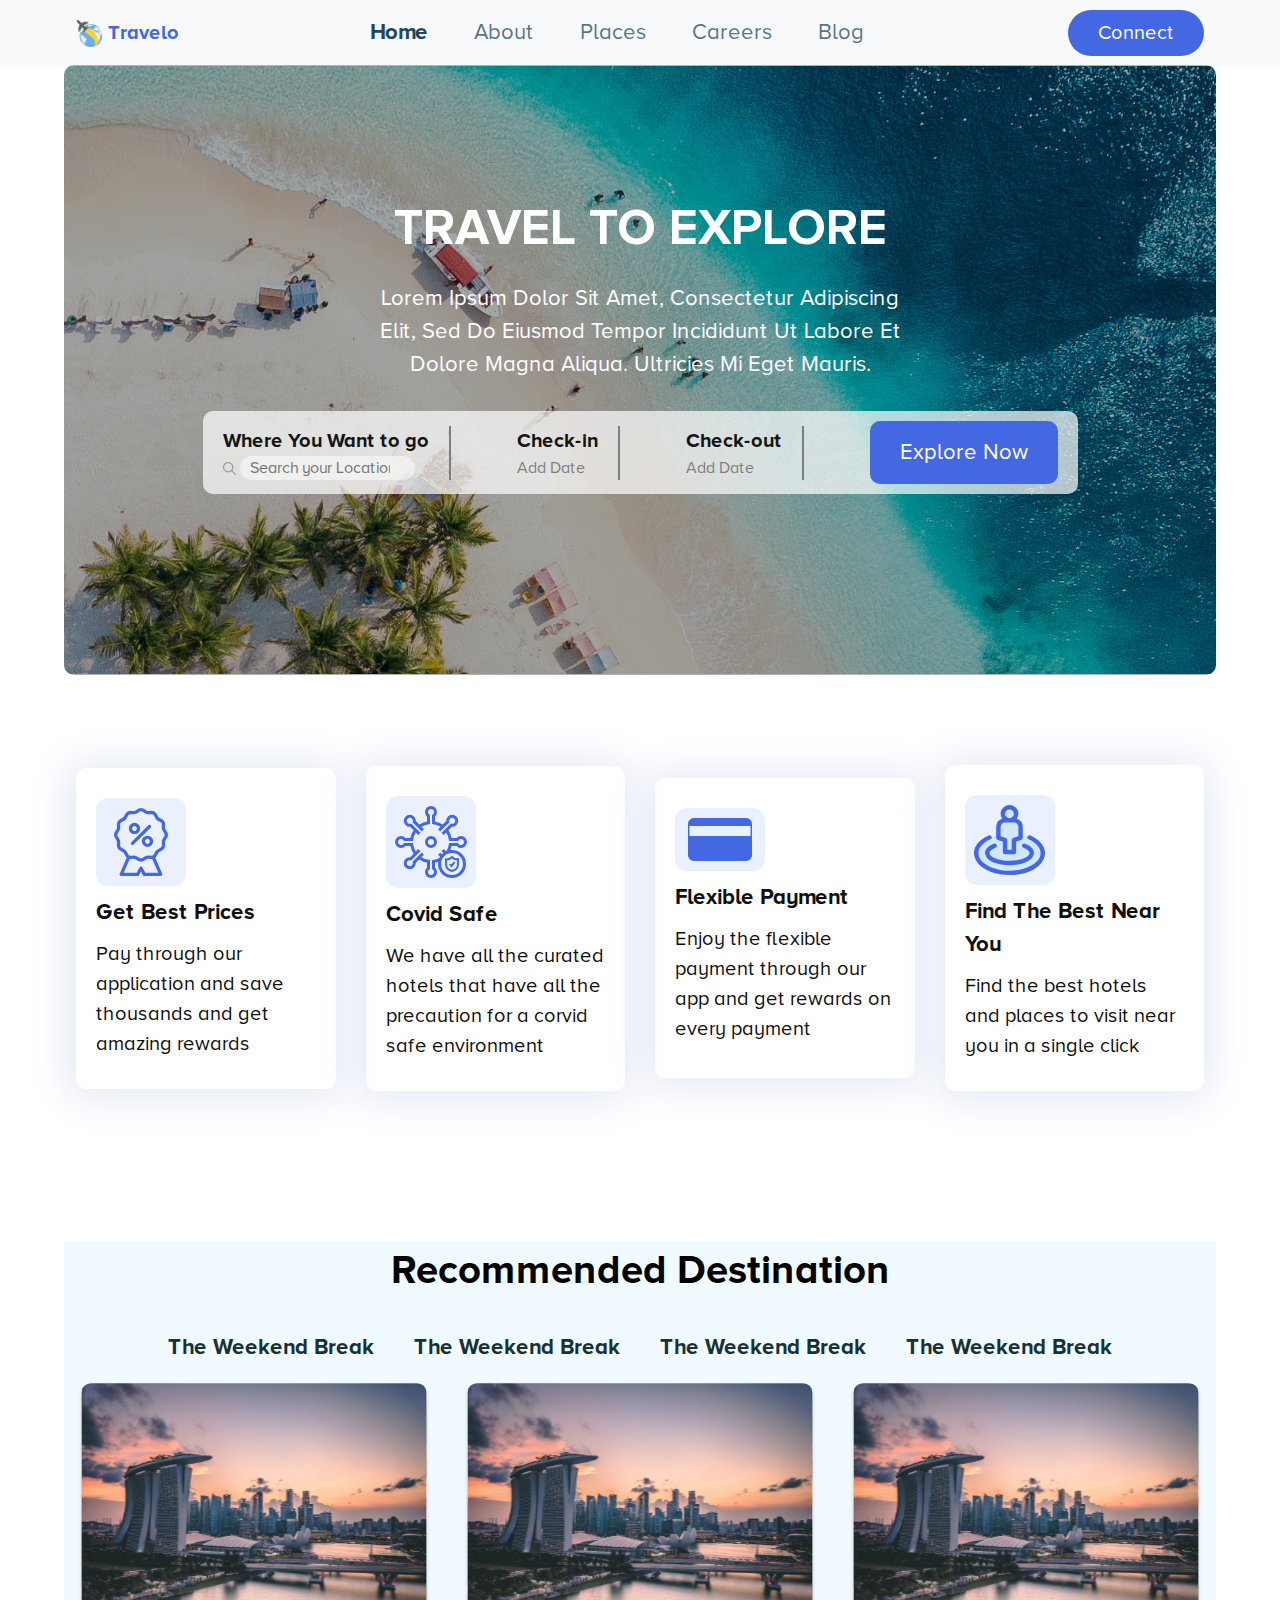
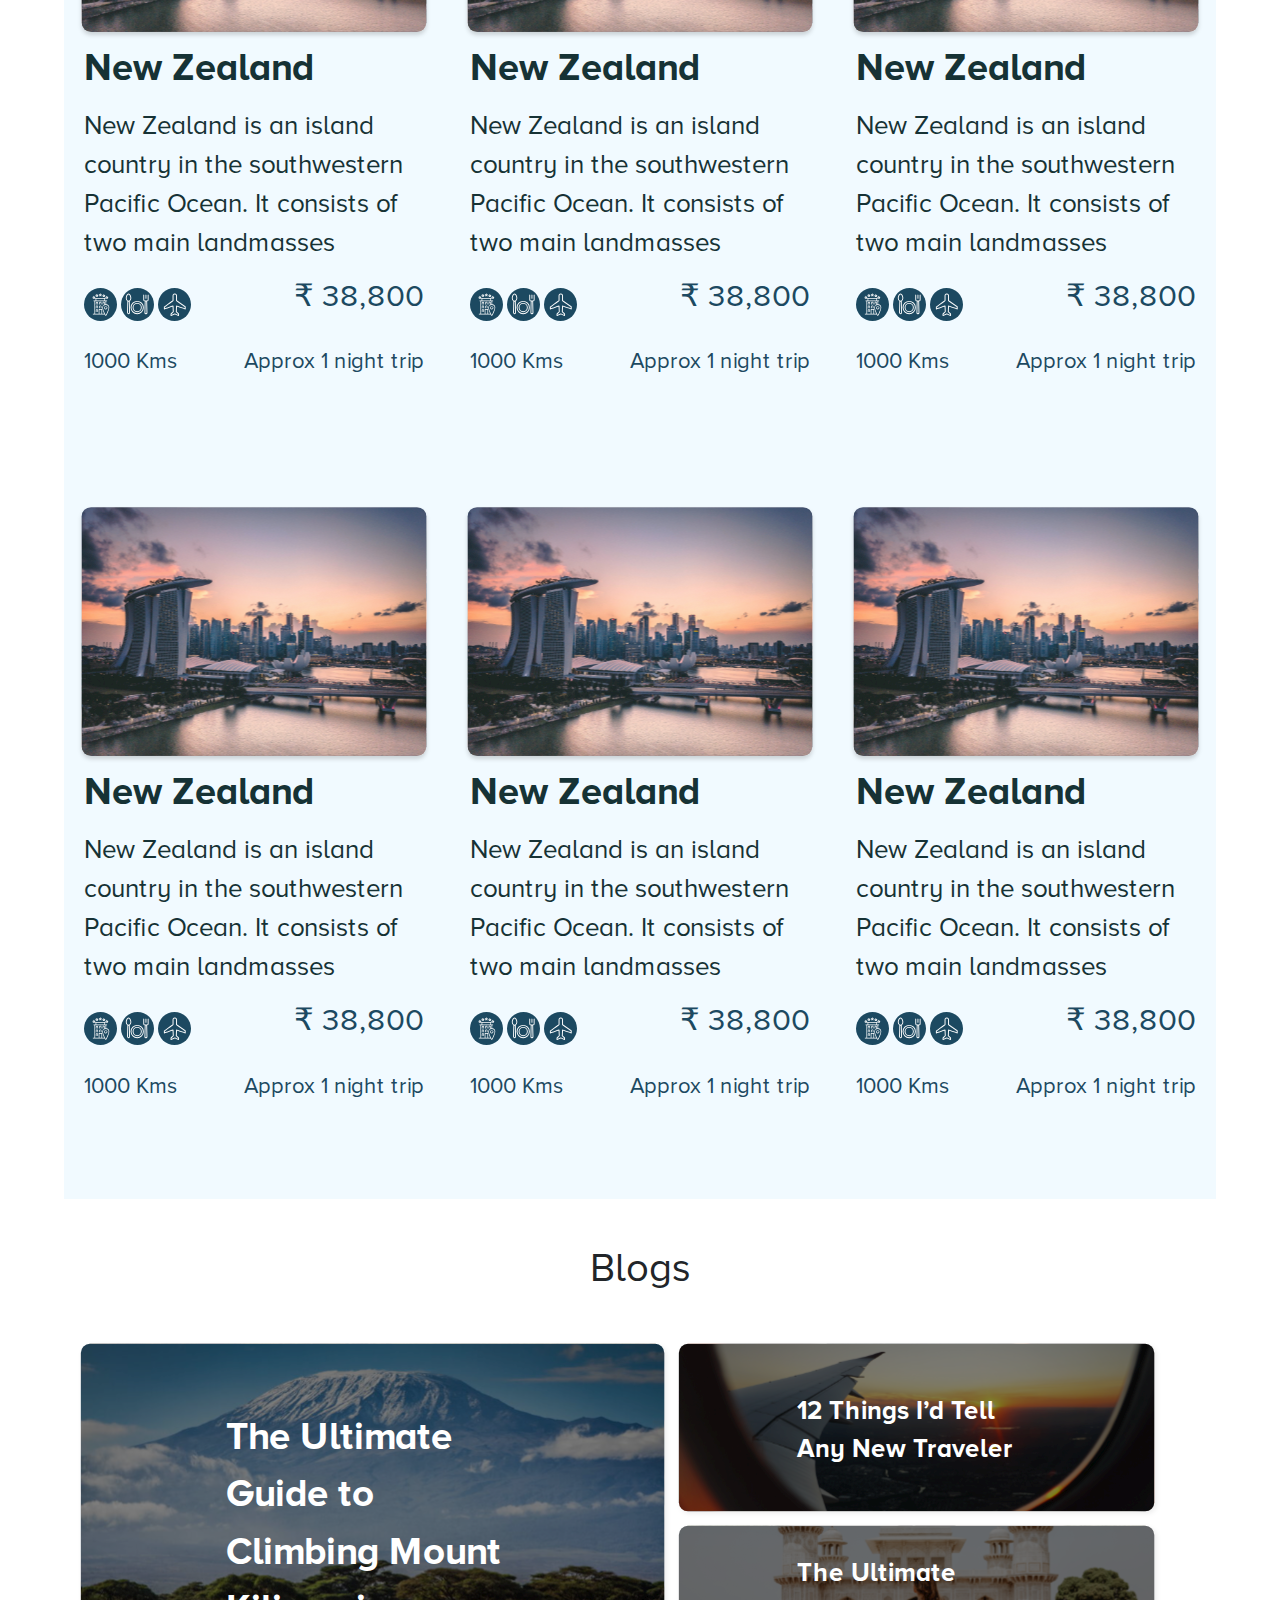
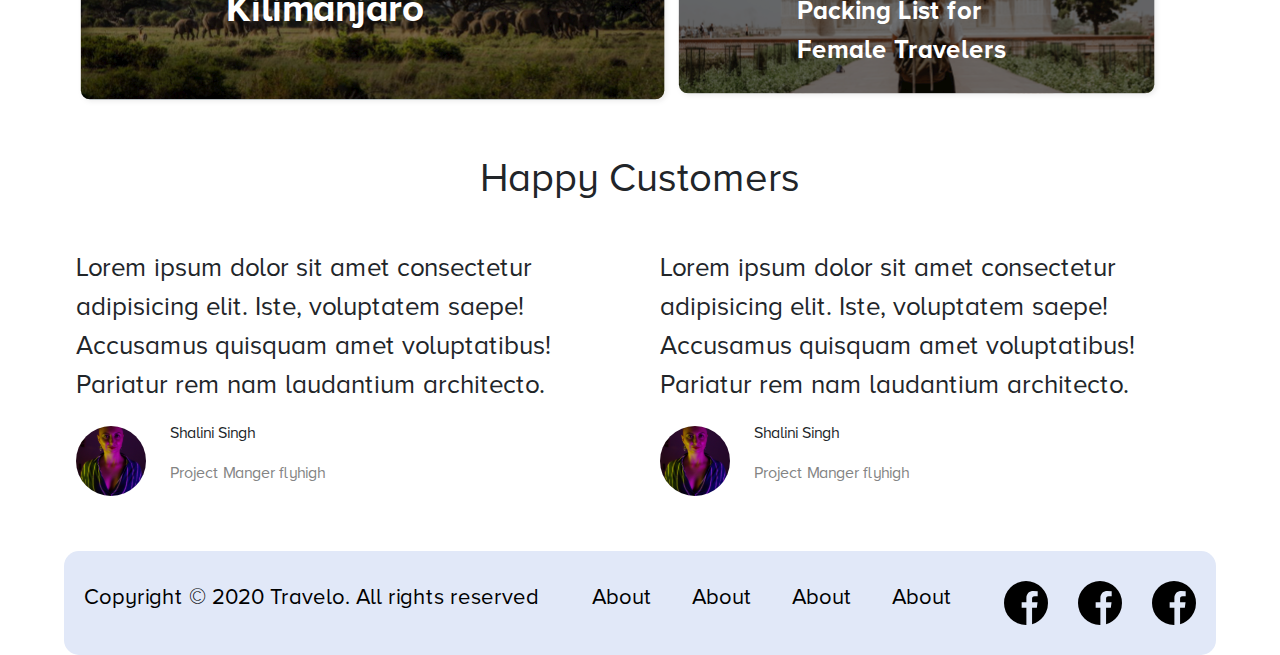
<file: index.html>
<!DOCTYPE html>
<html lang="en">
  <head>
    <meta charset="UTF-8" />
    <meta http-equiv="X-UA-Compatible" content="IE=edge" />
    <meta name="viewport" content="width=device-width, initial-scale=1.0" />
    <title>Document</title>
    <!--!! bootstrap css -->
    <link rel="stylesheet" href="./Css/bootstrap.min.css" />
    <!-- !external css -->
    <link rel="stylesheet" href="./Css/desingSystem.css" />
    <link rel="stylesheet" href="./Css/index.css" />
  </head>
  <body>
    <header>
      <nav class="navbar navbar-expand-lg bg-body-tertiary">
        <div class="container-fluid">
          <!-- <img class="navbar-brand" src="./Img/Logo.svg" alt=""> -->
          <a class="navbar-brand nav-logo" href="#"
            ><img src="./Img/globe.svg" alt="" /> Travelo</a
          >

          <button
            class="navbar-toggler"
            type="button"
            data-bs-toggle="collapse"
            data-bs-target="#navbarSupportedContent"
            aria-controls="navbarSupportedContent"
            aria-expanded="false"
            aria-label="Toggle navigation"
          >
            <span class="navbar-toggler-icon"></span>
          </button>
          <div
            class="collapse navbar-collapse nav-menu"
            id="navbarSupportedContent"
          >
            <ul class="navbar-nav m-auto mb-2 mb-lg-0">
              <li class="nav-item">
                <a class="nav-link active" aria-current="page" href="#">Home</a>
              </li>
              <li class="nav-item">
                <a class="nav-link" href="#">About</a>
              </li>
              <li class="nav-item">
                <a class="nav-link" href="#">Places</a>
              </li>
              <li class="nav-item">
                <a class="nav-link" href="#">Careers</a>
              </li>
              <li class="nav-item">
                <a class="nav-link" href="#">Blog</a>
              </li>
            </ul>
            <button class="nav-btn" type="submit">Connect</button>
          </div>
        </div>
      </nav>
    </header>
    <main class="hero">
      <!-- !! Section__Two Start -->
      <section class="sectionOne container-fluid">
        <div class="sectionOne__top text-center">
          <div class="sectionOne__top--title common-title">
            TRAVEL TO EXPLORE
          </div>
          <div class="sectionOne__top--text common-text">
            Lorem Ipsum Dolor Sit Amet, Consectetur Adipiscing <br />
            Elit, Sed Do Eiusmod Tempor Incididunt Ut Labore Et <br />
            Dolore Magna Aliqua. Ultricies Mi Eget Mauris.
          </div>
        </div>
        <div class="sectionOne__search">
          <div class="sectionOne__search--wraper">
            <div class="sectionOne__search--title">Where You Want to go</div>
            <div class="sectionOne__search--text">
              <label for="search"
                ><img name="search" src="./Img/search.svg" alt=""
              /></label>
              <input
                id="search"
                class="searchbox"
                type="search"
                placeholder="Search your Location"
              />
            </div>
          </div>
          <div class="sectionOne__search--wraper">
            <div class="sectionOne__search--title">Check-in</div>
            <div class="sectionOne__search--text">Add Date</div>
          </div>
          <div class="sectionOne__search--wraper">
            <div class="sectionOne__search--title">Check-out</div>
            <div class="sectionOne__search--text">Add Date</div>
          </div>
          <button class="search-btn">Explore Now</button>
        </div>
      </section>
      <!-- ? Section__One End -->
      <!-- !! Section__Two Start -->
      <section class="sectionTwo container-fluid">
        <div class="sectionTwo__wrapper">
          <div class="sectionTwo__item">
            <div class="sectionTwo__item--logo">
              <img src="./Img/Get Best Prices.svg" alt="" />
            </div>
            <div class="sectionTwo__item--title">Get Best Prices</div>
            <div class="sectionTwo__item--text">
              Pay through our application and save thousands and get amazing
              rewards
            </div>
          </div>
          <div class="sectionTwo__item">
            <div class="sectionTwo__item--logo">
              <img src="./Img/Covid Safe.svg" alt="" />
            </div>
            <div class="sectionTwo__item--title">Covid Safe</div>
            <div class="sectionTwo__item--text">
              We have all the curated hotels that have all the precaution for a
              corvid safe environment
            </div>
          </div>
          <div class="sectionTwo__item">
            <div class="sectionTwo__item--logo">
              <img src="./Img/Flexible Payment.svg" alt="" />
            </div>
            <div class="sectionTwo__item--title">Flexible Payment</div>
            <div class="sectionTwo__item--text">
              Enjoy the flexible payment through our app and get rewards on
              every payment
            </div>
          </div>
          <div class="sectionTwo__item">
            <div class="sectionTwo__item--logo">
              <img src="./Img/Nearby.svg" alt="" />
            </div>
            <div class="sectionTwo__item--title">Find The Best Near You</div>
            <div class="sectionTwo__item--text">
              Find the best hotels and places to visit near you in a single
              click
            </div>
          </div>
        </div>
      </section>
      <!-- ? Section__Two End -->
      <!-- !! Section__Three Start -->
      <section class="sectionThree container-fluid">
        <div class="sectionThree__Header text-center">
          <div class="sectionThree__Header--title">Recommended Destination</div>
          <div class="sectionThree__Header--subtitle">
            <p>The Weekend Break</p>
            <p>The Weekend Break</p>
            <p>The Weekend Break</p>
            <p>The Weekend Break</p>
          </div>
        </div>
        <div class="sectionThree__Card--wrapper">
          <div class="sectionThree__Card">
            <img class="card-img" src="./Img/Singapore.svg" alt="">
            <div class="sectionThree__Card-contant ms-2 me-2">
              <div class="sectionThree__Card--title">New Zealand</div>
              <div class="sectionThree__Card--text">New Zealand is an island country in the southwestern Pacific Ocean. It consists of two main landmasses</div>
              <div class="sectionThree__Card--logoGroup">
                <div class="sectionThree__Card--logoGroup-left">
                  <img src="./Img/hotel.svg" alt="">
                  <img src="./Img/food.svg" alt="">
                  <img src="./Img/flight.svg" alt="">
                </div>
                <div class="sectionThree__Card--logoGroup-right">
                  <p class="sectionThree__Card--logoGroup-rightText">₹ 38,800</p>
                </div>
                
              </div>
              <div class="sectionThree__Card--smallText ">
                <p>1000 Kms</p>
                <p> Approx 1 night trip</p>
              </div>
            </div>
          </div>
          <div class="sectionThree__Card">
            <img class="card-img" src="./Img/Singapore.svg" alt="">
            <div class="sectionThree__Card-contant ms-2 me-2">
              <div class="sectionThree__Card--title">New Zealand</div>
              <div class="sectionThree__Card--text">New Zealand is an island country in the southwestern Pacific Ocean. It consists of two main landmasses</div>
              <div class="sectionThree__Card--logoGroup">
                <div class="sectionThree__Card--logoGroup-left">
                  <img src="./Img/hotel.svg" alt="">
                  <img src="./Img/food.svg" alt="">
                  <img src="./Img/flight.svg" alt="">
                </div>
                <div class="sectionThree__Card--logoGroup-right">
                  <p class="sectionThree__Card--logoGroup-rightText">₹ 38,800</p>
                </div>
                
              </div>
              <div class="sectionThree__Card--smallText ">
                <p>1000 Kms</p>
                <p> Approx 1 night trip</p>
              </div>
            </div>
          </div>
          <div class="sectionThree__Card">
            <img class="card-img" src="./Img/Singapore.svg" alt="">
            <div class="sectionThree__Card-contant ms-2 me-2">
              <div class="sectionThree__Card--title">New Zealand</div>
              <div class="sectionThree__Card--text">New Zealand is an island country in the southwestern Pacific Ocean. It consists of two main landmasses</div>
              <div class="sectionThree__Card--logoGroup">
                <div class="sectionThree__Card--logoGroup-left">
                  <img src="./Img/hotel.svg" alt="">
                  <img src="./Img/food.svg" alt="">
                  <img src="./Img/flight.svg" alt="">
                </div>
                <div class="sectionThree__Card--logoGroup-right">
                  <p class="sectionThree__Card--logoGroup-rightText">₹ 38,800</p>
                </div>
                
              </div>
              <div class="sectionThree__Card--smallText ">
                <p>1000 Kms</p>
                <p> Approx 1 night trip</p>
              </div>
            </div>
          </div>
          <div class="sectionThree__Card">
            <img class="card-img" src="./Img/Singapore.svg" alt="">
            <div class="sectionThree__Card-contant ms-2 me-2">
              <div class="sectionThree__Card--title">New Zealand</div>
              <div class="sectionThree__Card--text">New Zealand is an island country in the southwestern Pacific Ocean. It consists of two main landmasses</div>
              <div class="sectionThree__Card--logoGroup">
                <div class="sectionThree__Card--logoGroup-left">
                  <img src="./Img/hotel.svg" alt="">
                  <img src="./Img/food.svg" alt="">
                  <img src="./Img/flight.svg" alt="">
                </div>
                <div class="sectionThree__Card--logoGroup-right">
                  <p class="sectionThree__Card--logoGroup-rightText">₹ 38,800</p>
                </div>
                
              </div>
              <div class="sectionThree__Card--smallText ">
                <p>1000 Kms</p>
                <p> Approx 1 night trip</p>
              </div>
            </div>
          </div>
          <div class="sectionThree__Card">
            <img class="card-img" src="./Img/Singapore.svg" alt="">
            <div class="sectionThree__Card-contant ms-2 me-2">
              <div class="sectionThree__Card--title">New Zealand</div>
              <div class="sectionThree__Card--text">New Zealand is an island country in the southwestern Pacific Ocean. It consists of two main landmasses</div>
              <div class="sectionThree__Card--logoGroup">
                <div class="sectionThree__Card--logoGroup-left">
                  <img src="./Img/hotel.svg" alt="">
                  <img src="./Img/food.svg" alt="">
                  <img src="./Img/flight.svg" alt="">
                </div>
                <div class="sectionThree__Card--logoGroup-right">
                  <p class="sectionThree__Card--logoGroup-rightText">₹ 38,800</p>
                </div>
                
              </div>
              <div class="sectionThree__Card--smallText ">
                <p>1000 Kms</p>
                <p> Approx 1 night trip</p>
              </div>
            </div>
          </div>
          <div class="sectionThree__Card">
            <img class="card-img" src="./Img/Singapore.svg" alt="">
            <div class="sectionThree__Card-contant ms-2 me-2">
              <div class="sectionThree__Card--title">New Zealand</div>
              <div class="sectionThree__Card--text">New Zealand is an island country in the southwestern Pacific Ocean. It consists of two main landmasses</div>
              <div class="sectionThree__Card--logoGroup">
                <div class="sectionThree__Card--logoGroup-left">
                  <img src="./Img/hotel.svg" alt="">
                  <img src="./Img/food.svg" alt="">
                  <img src="./Img/flight.svg" alt="">
                </div>
                <div class="sectionThree__Card--logoGroup-right">
                  <p class="sectionThree__Card--logoGroup-rightText">₹ 38,800</p>
                </div>
                
              </div>
              <div class="sectionThree__Card--smallText ">
                <p>1000 Kms</p>
                <p> Approx 1 night trip</p>
              </div>
            </div>
          </div>
        </div>

      </section>
      <!-- ? Section__Three End -->
      <!-- !! Section__Four Start -->
      <section class="sectionFour container-fluid">
        <div class="sectionFour__title">
          Blogs
        </div>
        <div class="sectionFour__top--wrapper">
          <div class="sectionFour__top--left">
            <img class="sectionFour-img" src="./Img/section3left.svg" alt="">
            <p class="overly">The Ultimate Guide to Climbing Mount Kilimanjaro</p>
          </div>
          <div class="sectionFour__top--right">
            <div class="sectionFour__top--right-1">
              <img class="sectionFour-img" src="./Img/section4right1.svg" alt="">
              <p class="overly overly-right">12 Things I’d Tell Any 
                New Traveler</p>
            </div>
            <div class="sectionFour__top--right-2">
              <img class="sectionFour-img" src="./Img/sectction4right2.svg" alt="">
              <p class="overly overly-right">The Ultimate Packing List for 
                Female Travelers</p>
            </div>
          </div>
          <div class="sectionFour__bottom--wrapper">
            <div class="sectionFour__bottom--left"></div>
            <div class="sectionFour__bottom--right"></div>
          </div>
        </div>
        <div class="sectionFour__title">
          Happy Customers
        </div>
        <div class="sectionFour__bottom--wrapper">
          <div class="sectionFour__bottom--item">
            <p class="sectionFour__bottom--text">Lorem ipsum dolor sit amet consectetur adipisicing elit. Iste, voluptatem saepe! Accusamus quisquam amet voluptatibus! Pariatur rem nam laudantium architecto.</p>
            <div class="castomar_profile d-flex gap-4">
              <img src="./Img/castomar.svg" alt="">
              <div class="castomar-details">
                <p class="name">Shalini Singh</p>
                <p class="position">
                  Project Manger flyhigh
                </p>
              </div>
            </div>
          </div>
          <div class="sectionFour__bottom--item">
            <p class="sectionFour__bottom--text">Lorem ipsum dolor sit amet consectetur adipisicing elit. Iste, voluptatem saepe! Accusamus quisquam amet voluptatibus! Pariatur rem nam laudantium architecto.</p>
            <div class="castomar_profile d-flex gap-4">
              <img src="./Img/castomar.svg" alt="">
              <div class="castomar-details">
                <p class="name">Shalini Singh</p>
                <p class="position">
                  Project Manger flyhigh
                </p>
              </div>
            </div>
          </div>
      </section>
    </main>
    <footer class="footer_section container-fluid">
      <div class="footer__wrapper">
        <div class="Copyright">Copyright © 2020 Travelo. All rights reserved</div>
        <div class="footer__link--item">
          <a class="footer-link" href="#">About</a>
          <a class="footer-link" href="#">About</a>
          <a class="footer-link" href="#">About</a>
          <a class="footer-link" href="#">About</a>
        </div>
        <div class="social__icon">
          <a href=""><img src="./Img/facebook.svg" alt=""></a>
          <a href=""><img src="./Img/facebook.svg" alt=""></a>
          <a href=""><img src="./Img/facebook.svg" alt=""></a>
          
        </div>
      </div>
    </footer>
  </body>
  <!-- BOOTstrap js -->
  <script src="./Js/bootstrap.bundle.min.js"></script>
</html>
</file>
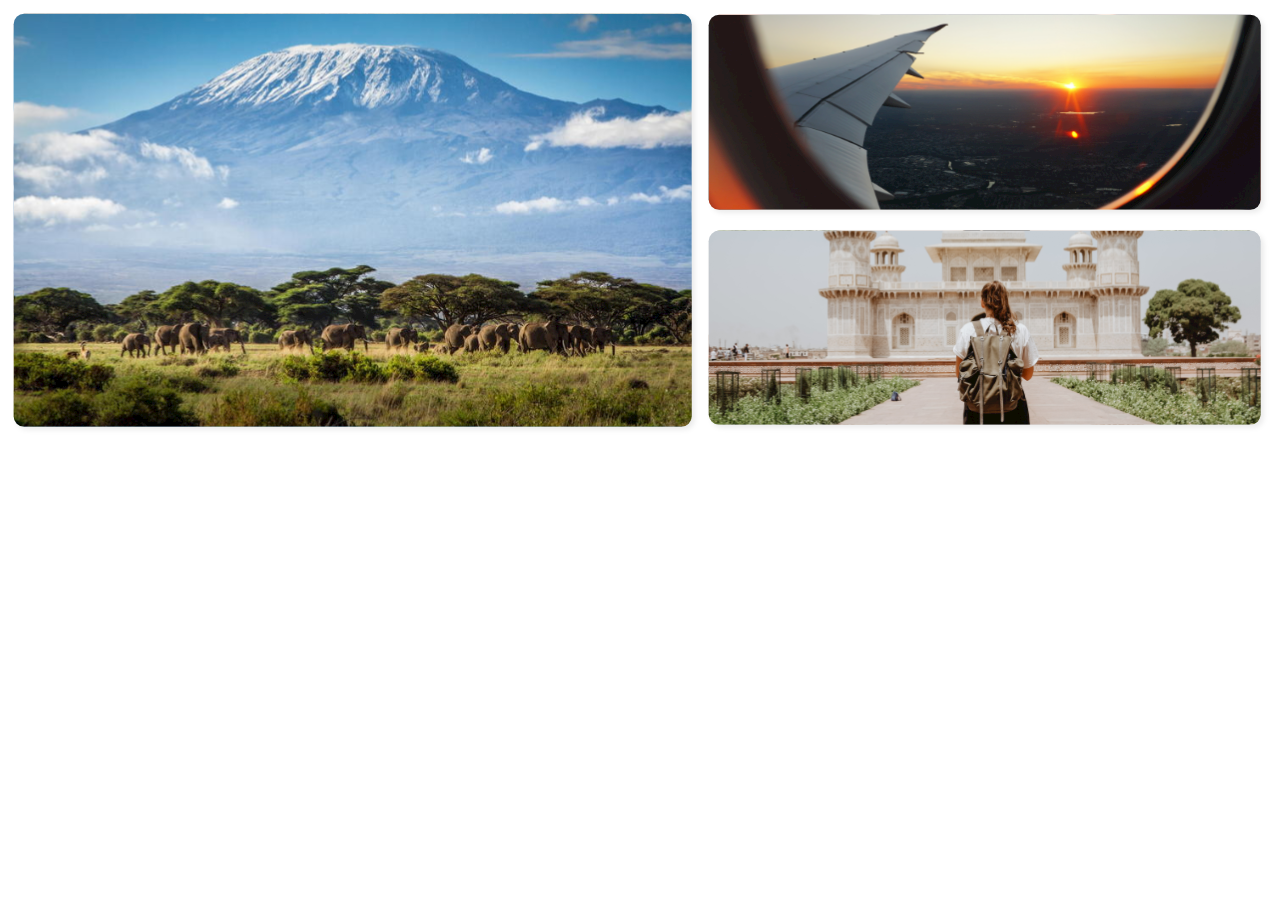
<file: other.html>
<!doctype html>
<html lang="en">

<head>
  <title>Title</title>
  <!-- Required meta tags -->
  <meta charset="utf-8">
  <meta name="viewport" content="width=device-width, initial-scale=1, shrink-to-fit=no">

  <!-- Bootstrap CSS v5.2.1 -->
  <link href="https://cdn.jsdelivr.net/npm/bootstrap@5.2.1/dist/css/bootstrap.min.css" rel="stylesheet"
    integrity="sha384-iYQeCzEYFbKjA/T2uDLTpkwGzCiq6soy8tYaI1GyVh/UjpbCx/TYkiZhlZB6+fzT" crossorigin="anonymous">

</head>




<style>
    img{
        max-width: 100%;
        margin: auto;
    }
    .container{
        display: flex;
        align-items: center;
    }
</style>
<body>
  <header>
    <!-- place navbar here -->
  </header>
  <main>
    <div class="container">
        <div class="left">
            <img src="./Img/section3left.svg" alt="">
        </div>
        <div class="right">
            <div class="right__top">
                <img src="./Img/section4right1.svg" alt="">
            </div>
            <div class="right__bottom">
                <img src="./Img/sectction4right2.svg" alt="">
            </div>
        </div>
    </div>
  </main>
  <footer>
    <!-- place footer here -->
  </footer>
  <!-- Bootstrap JavaScript Libraries -->
  <script src="https://cdn.jsdelivr.net/npm/@popperjs/core@2.11.6/dist/umd/popper.min.js"
    integrity="sha384-oBqDVmMz9ATKxIep9tiCxS/Z9fNfEXiDAYTujMAeBAsjFuCZSmKbSSUnQlmh/jp3" crossorigin="anonymous">
  </script>

  <script src="https://cdn.jsdelivr.net/npm/bootstrap@5.2.1/dist/js/bootstrap.min.js"
    integrity="sha384-7VPbUDkoPSGFnVtYi0QogXtr74QeVeeIs99Qfg5YCF+TidwNdjvaKZX19NZ/e6oz" crossorigin="anonymous">
  </script>
</body>

</html>
</file>
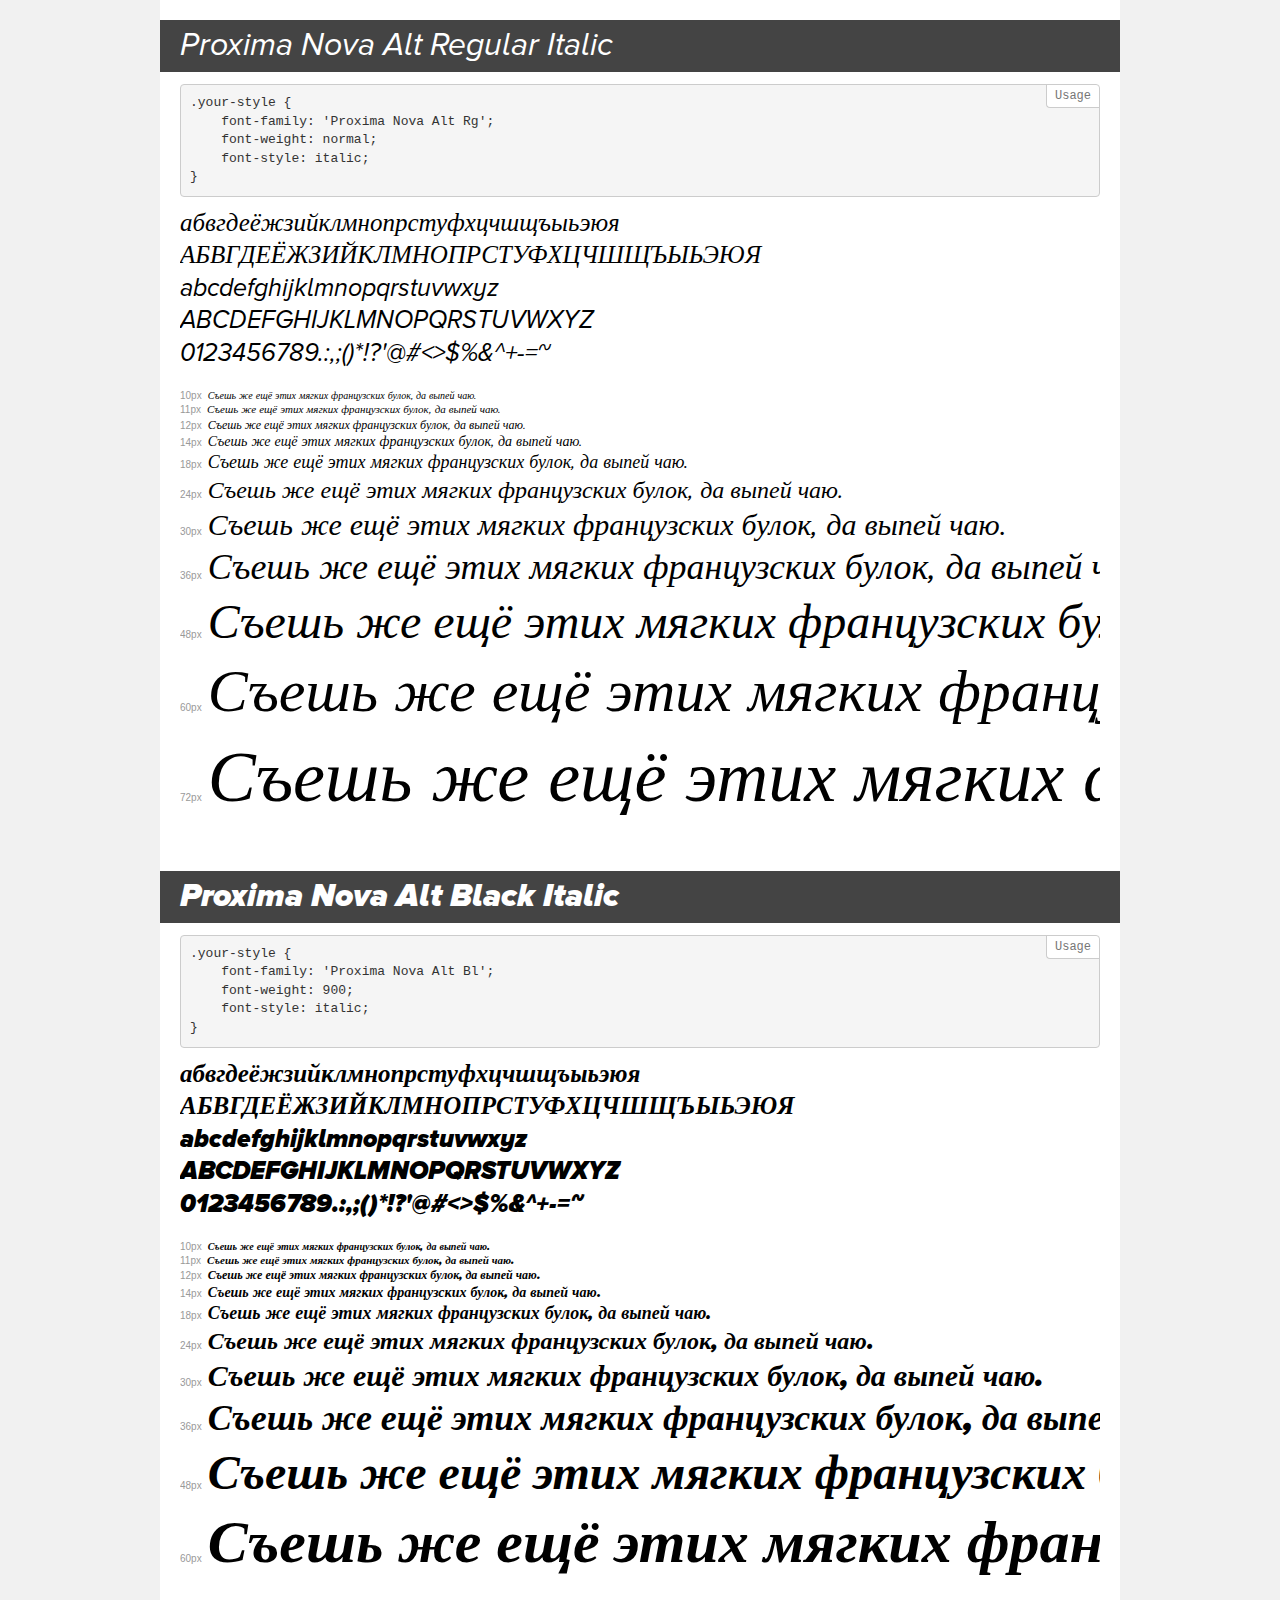
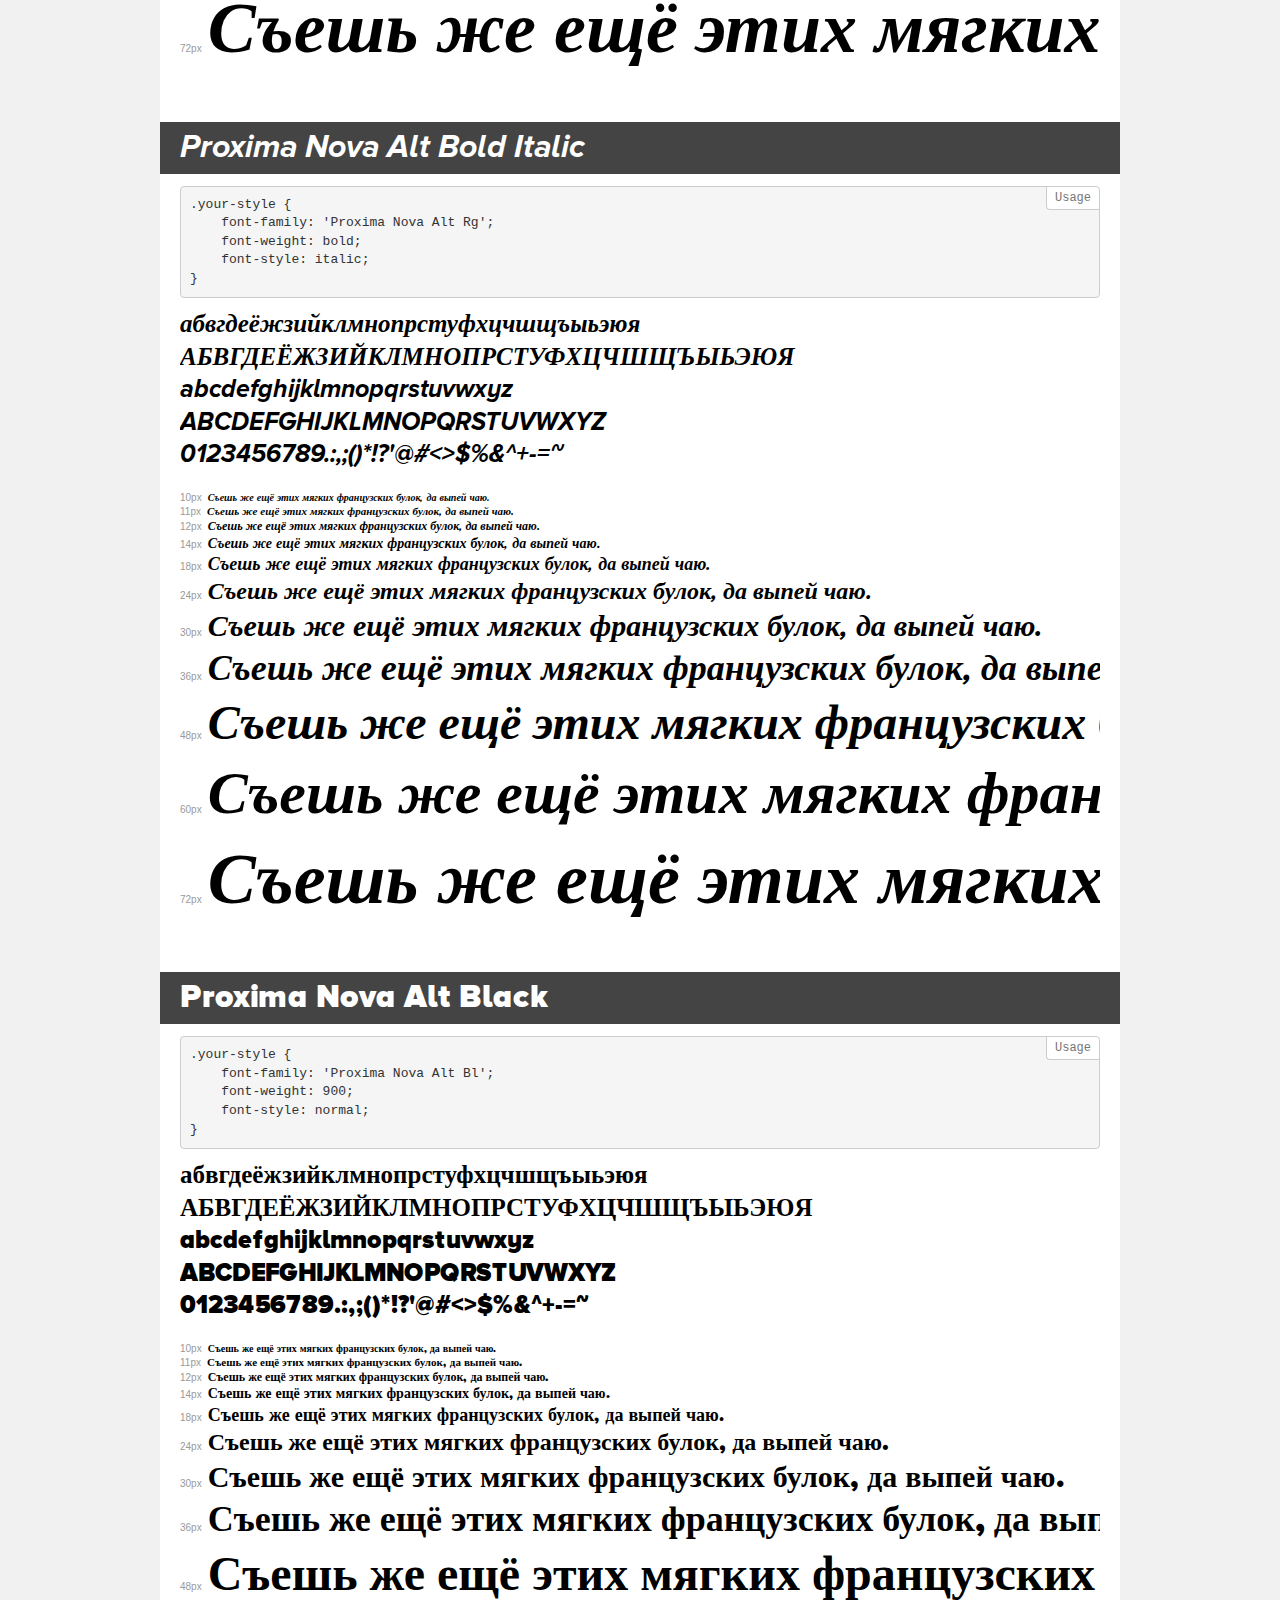
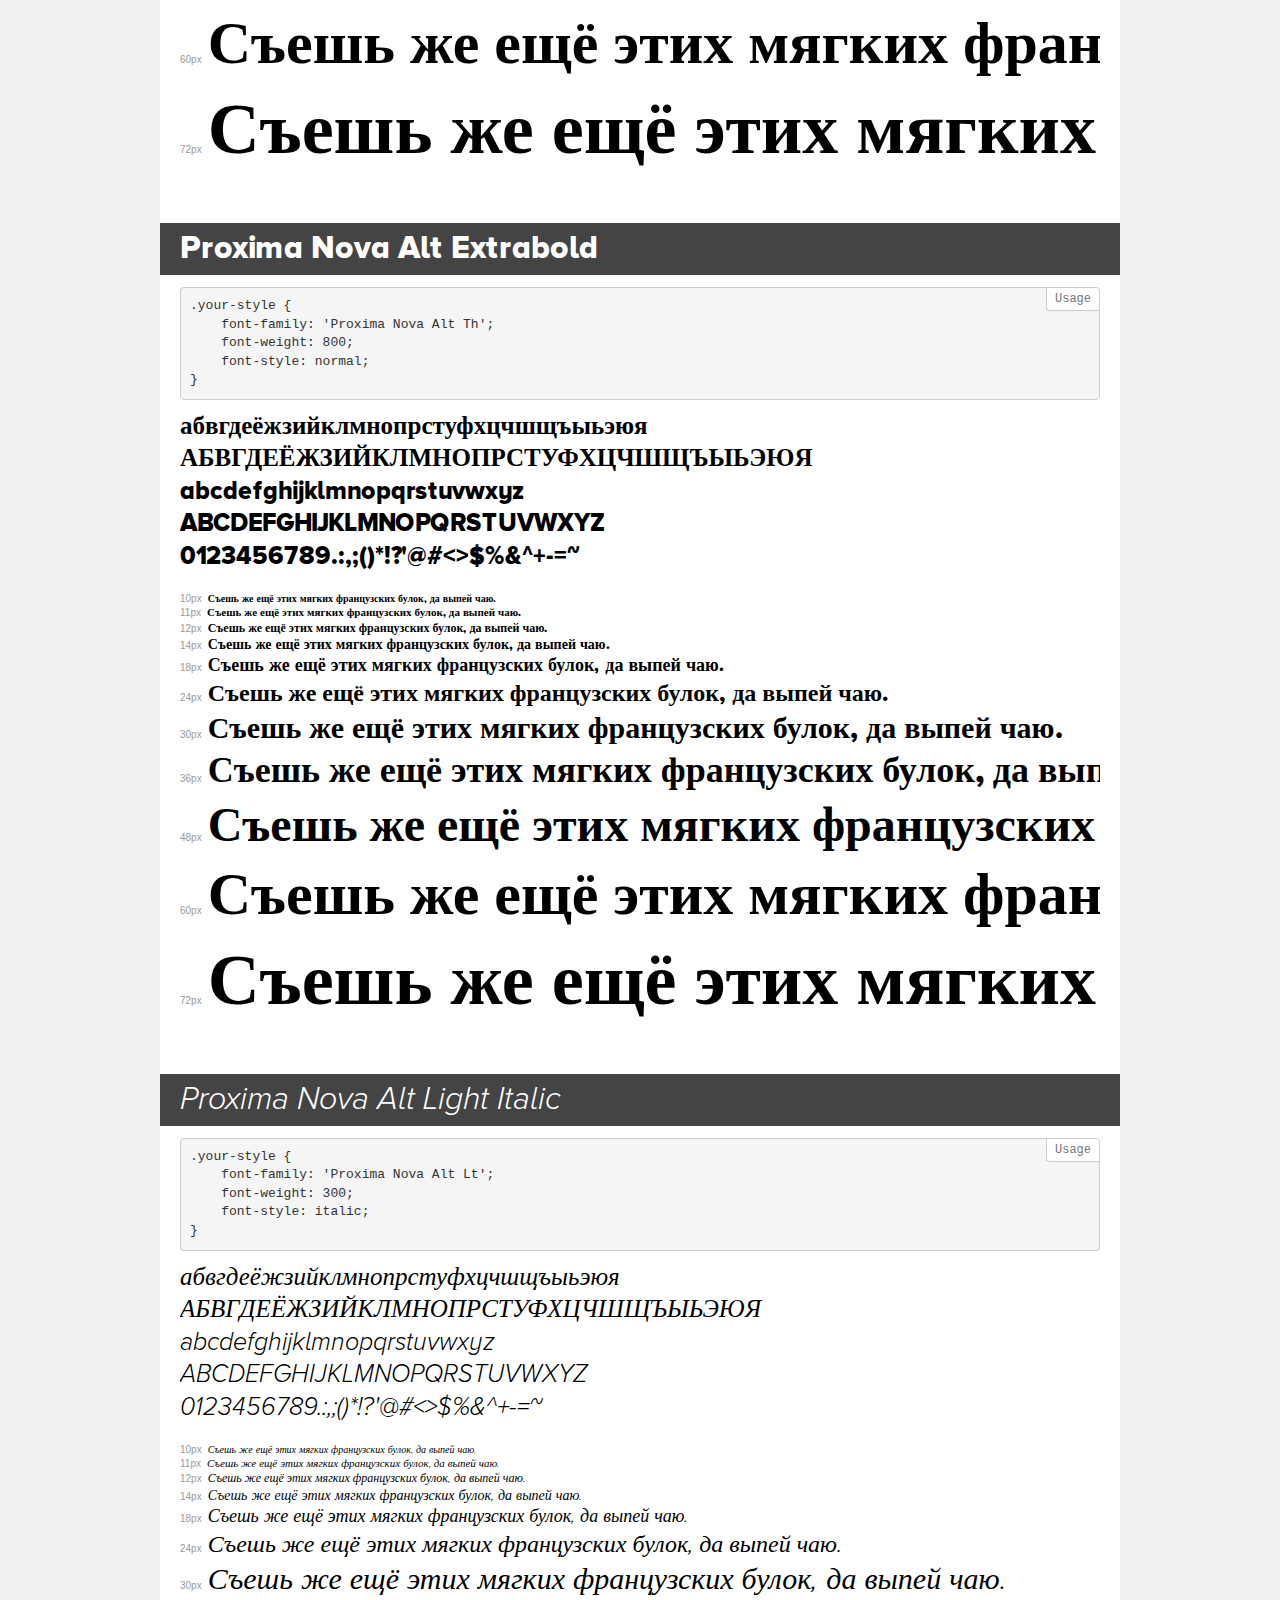
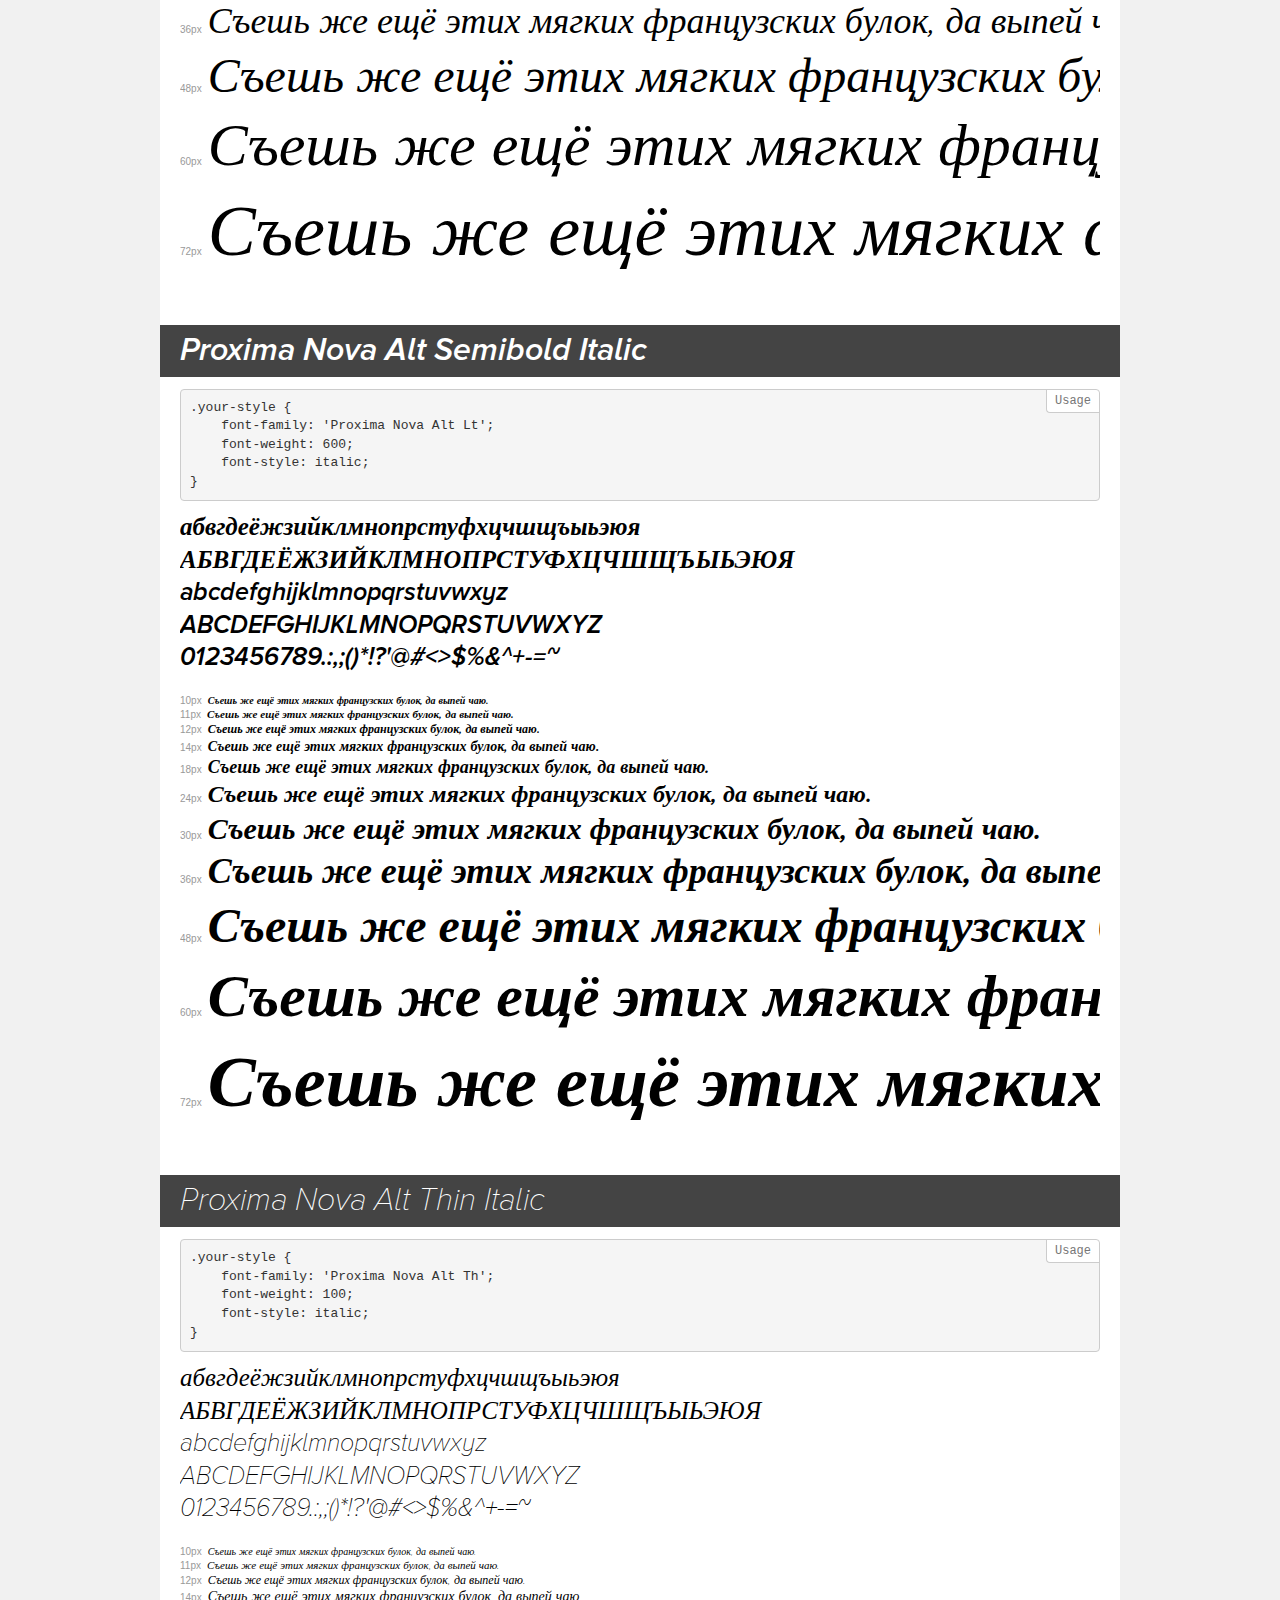
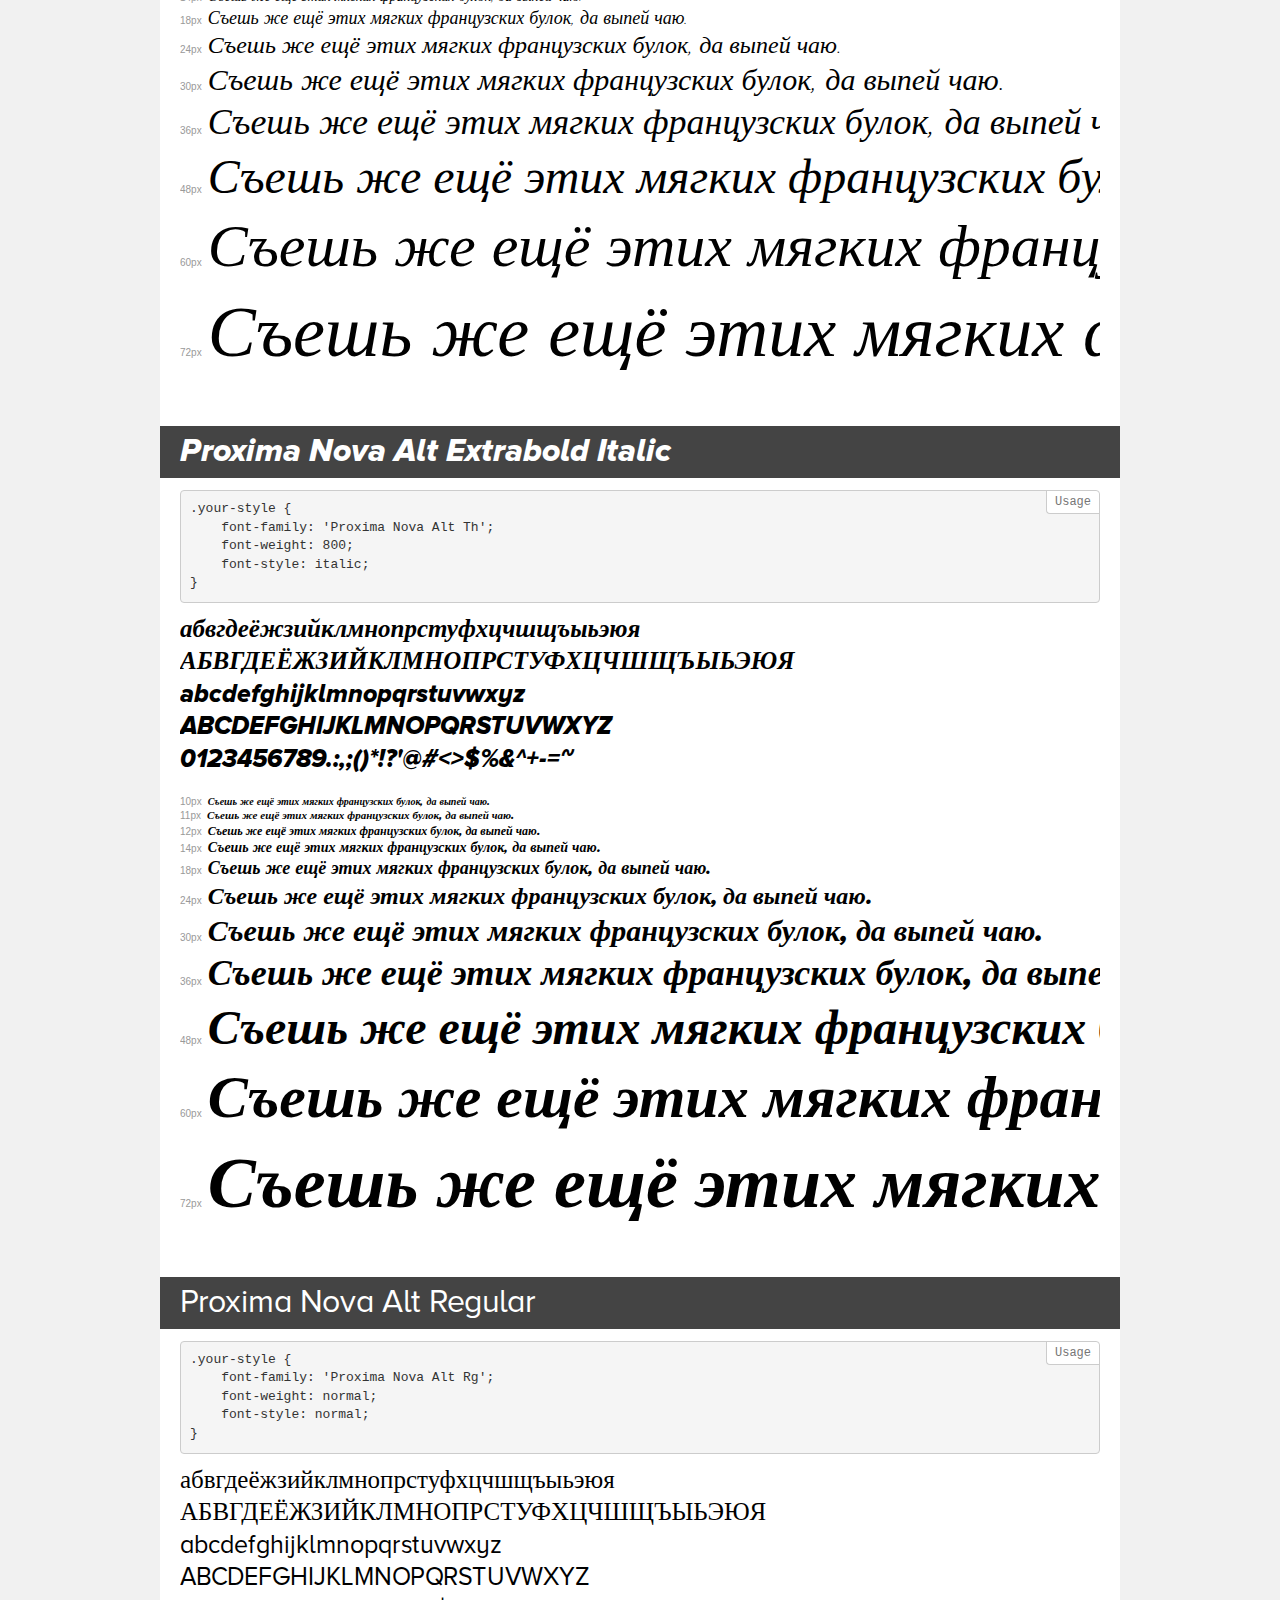
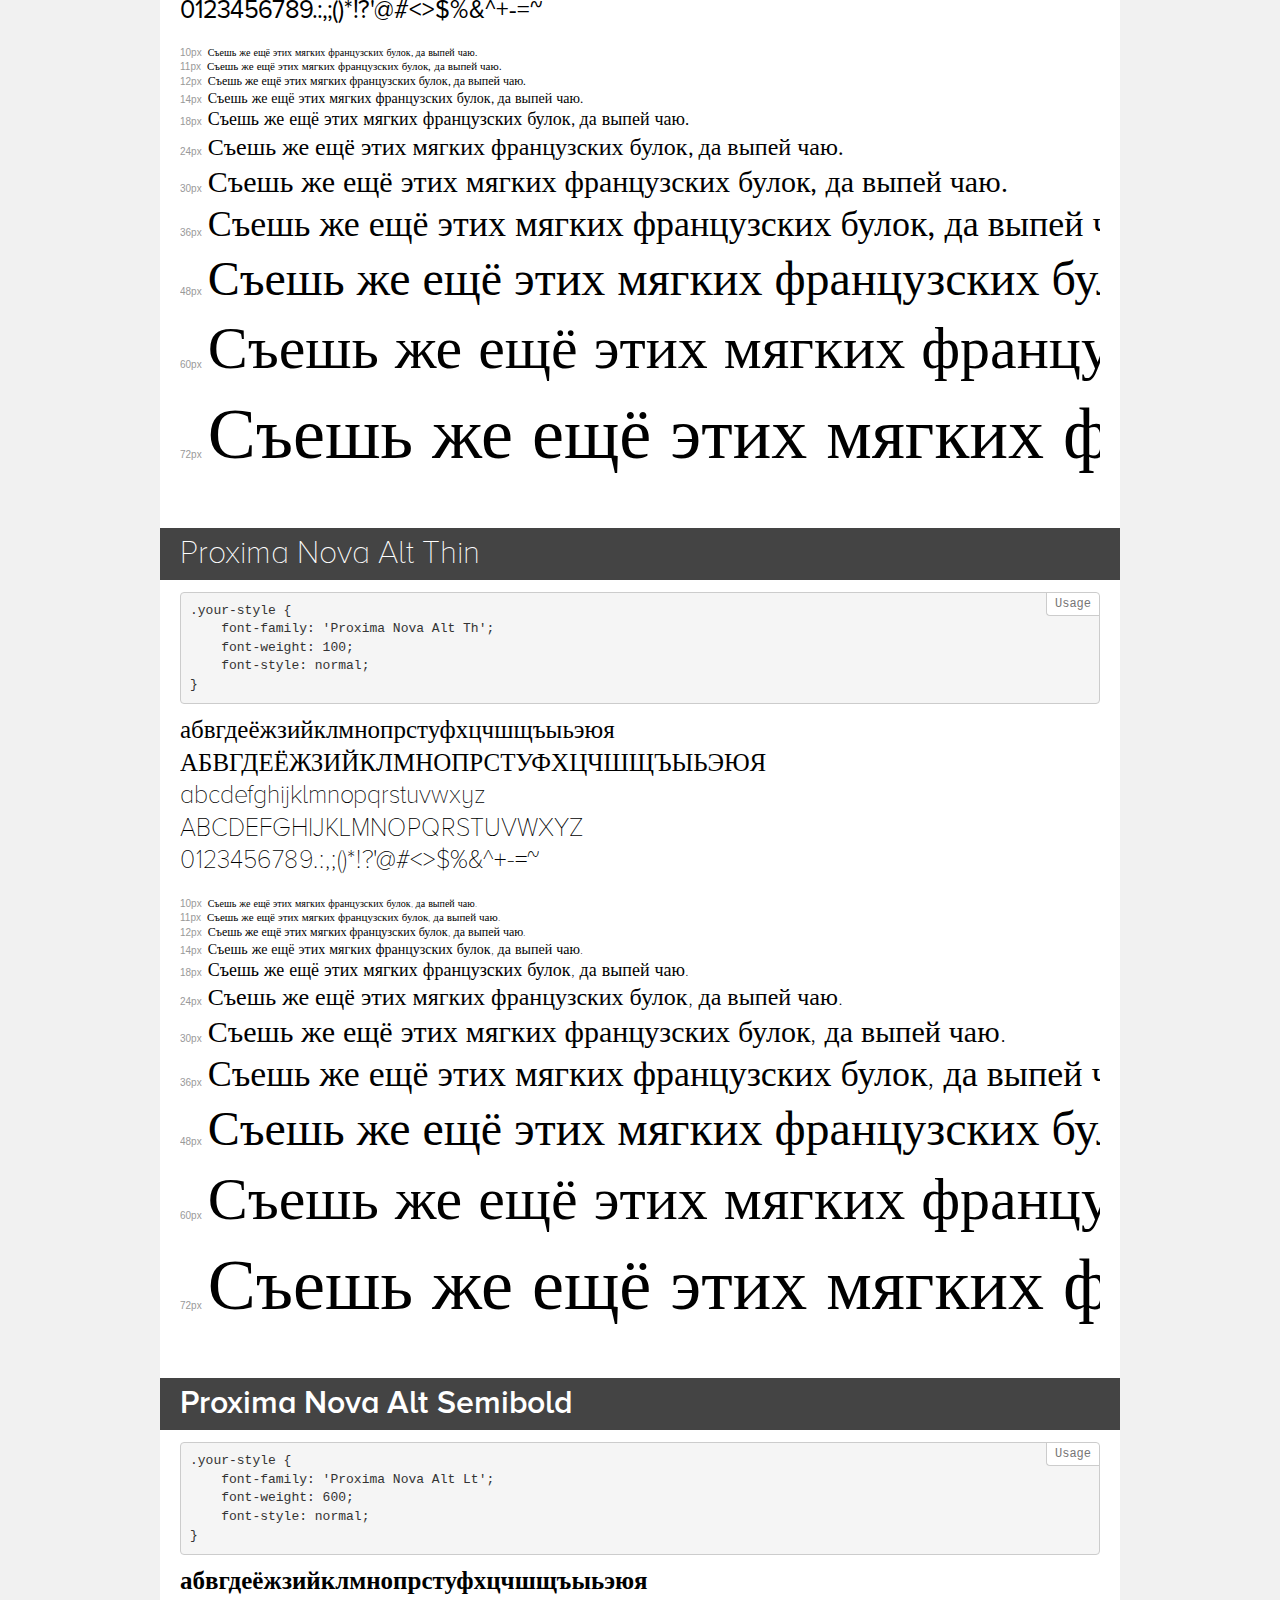
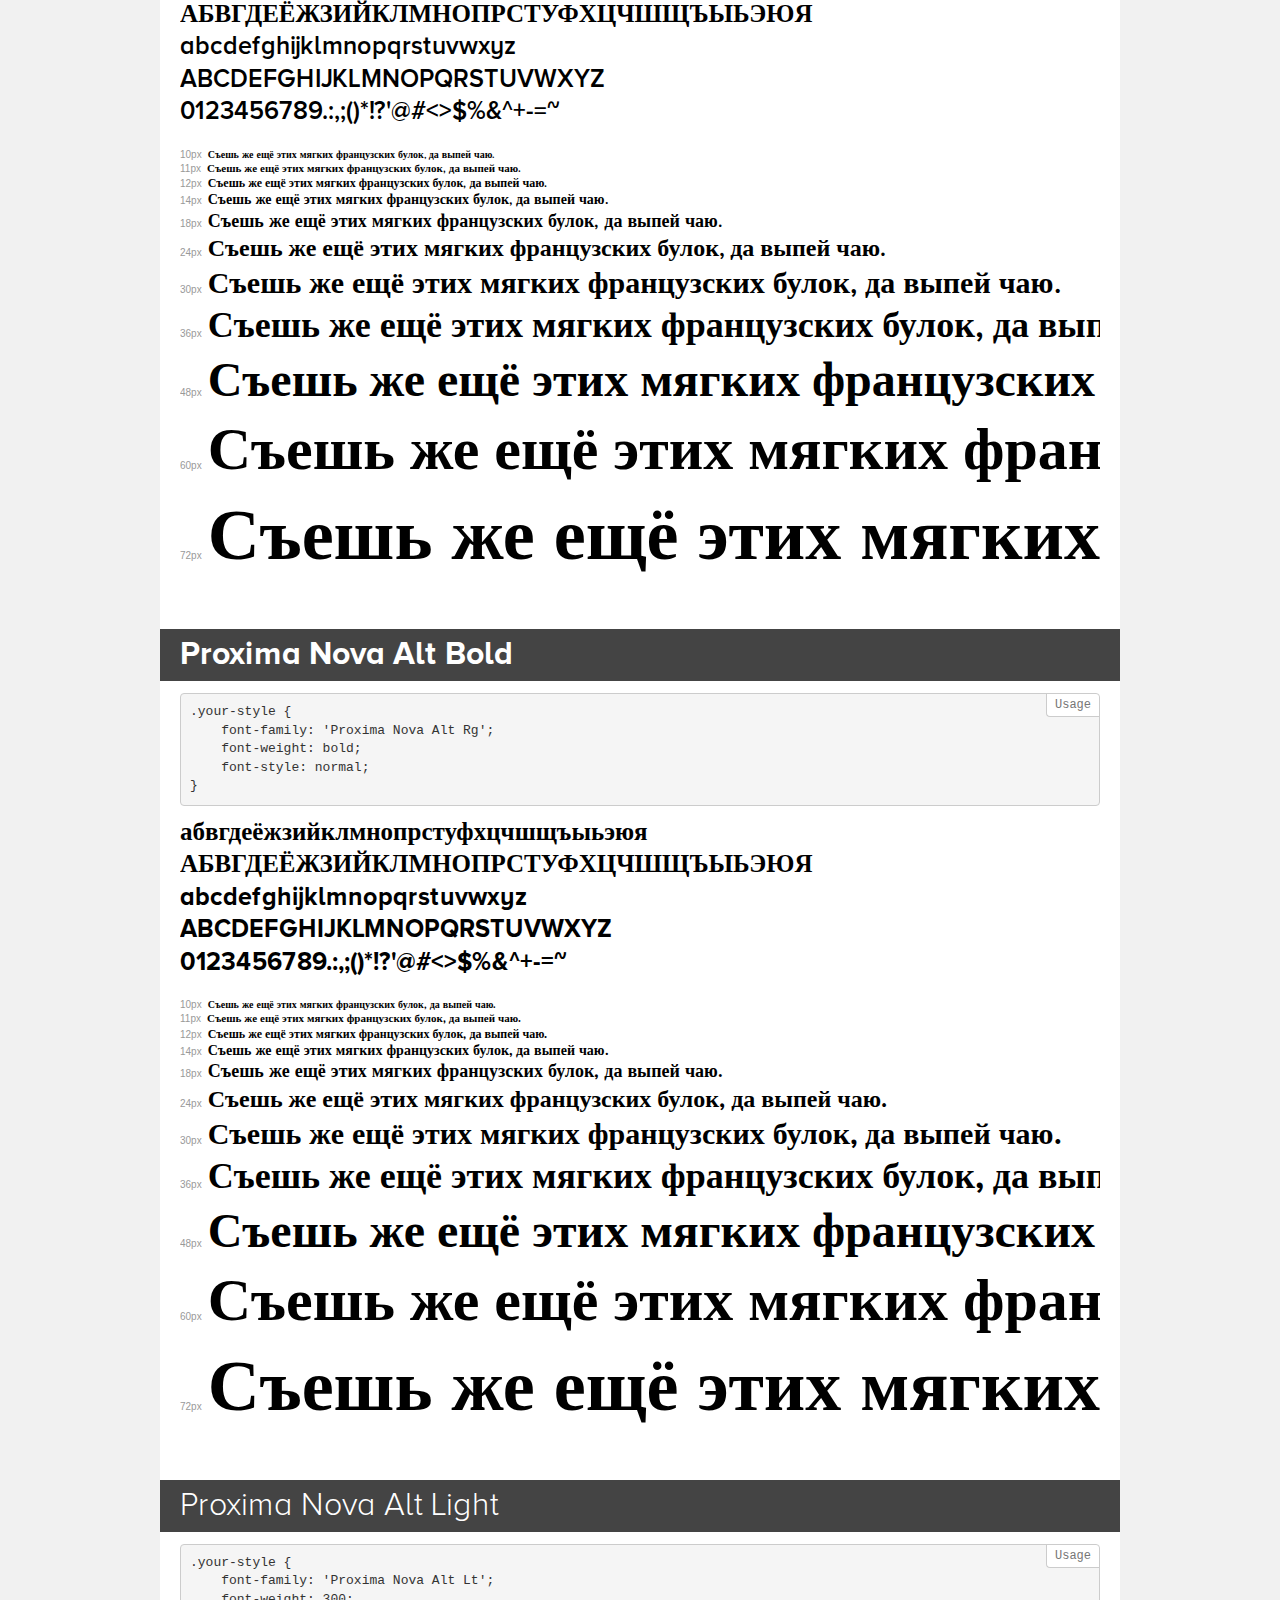
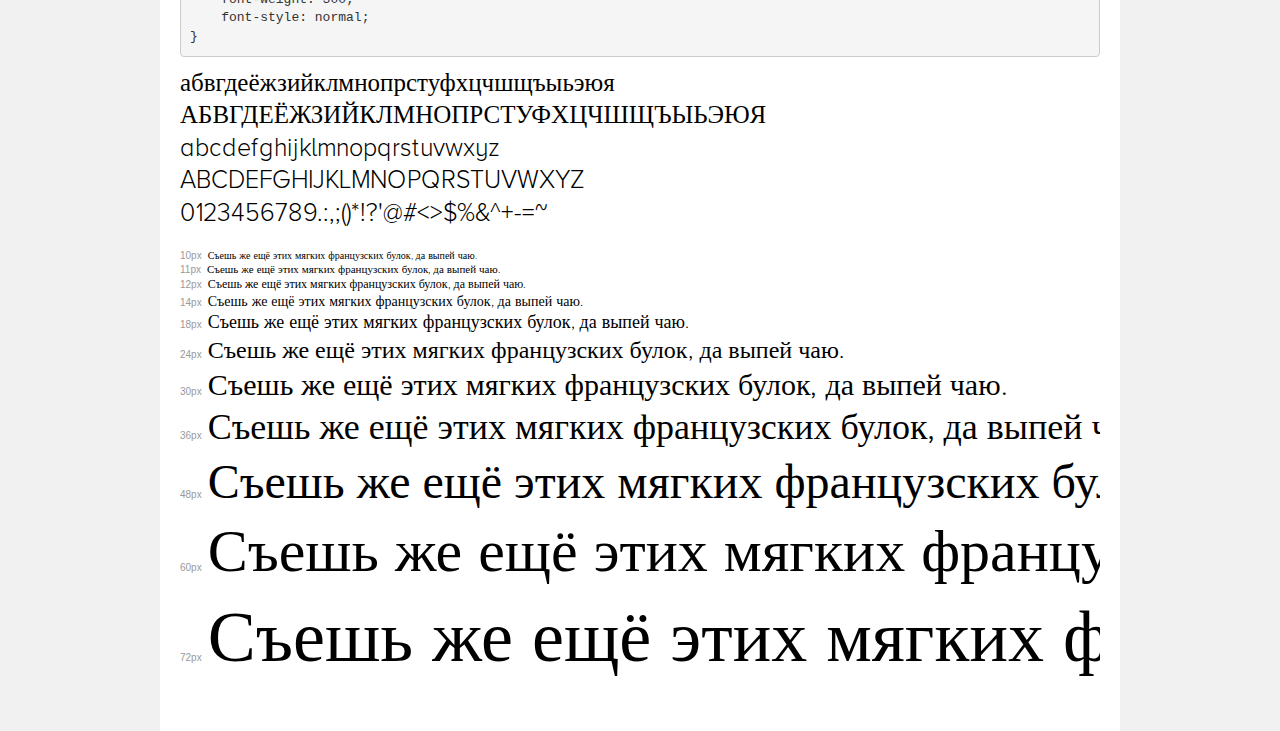
<file: Font/demo.html>
<!DOCTYPE html>
<html>
<head>
    <meta charset="utf-8">
    <meta http-equiv="X-UA-Compatible" content="IE=edge">
    <meta name="viewport" content="width=device-width, initial-scale=1">
    <meta name="robots" content="noindex, noarchive">
    <meta name="format-detection" content="telephone=no">
    <title>Transfonter demo</title>
    <link href="stylesheet.css" rel="stylesheet">
    <style>
        /*
        http://meyerweb.com/eric/tools/css/reset/
        v2.0 | 20110126
        License: none (public domain)
        */
        html, body, div, span, applet, object, iframe,
        h1, h2, h3, h4, h5, h6, p, blockquote, pre,
        a, abbr, acronym, address, big, cite, code,
        del, dfn, em, img, ins, kbd, q, s, samp,
        small, strike, strong, sub, sup, tt, var,
        b, u, i, center,
        dl, dt, dd, ol, ul, li,
        fieldset, form, label, legend,
        table, caption, tbody, tfoot, thead, tr, th, td,
        article, aside, canvas, details, embed,
        figure, figcaption, footer, header, hgroup,
        menu, nav, output, ruby, section, summary,
        time, mark, audio, video {
            margin: 0;
            padding: 0;
            border: 0;
            font-size: 100%;
            font: inherit;
            vertical-align: baseline;
        }
        /* HTML5 display-role reset for older browsers */
        article, aside, details, figcaption, figure,
        footer, header, hgroup, menu, nav, section {
            display: block;
        }
        body {
            line-height: 1;
        }
        ol, ul {
            list-style: none;
        }
        blockquote, q {
            quotes: none;
        }
        blockquote:before, blockquote:after,
        q:before, q:after {
            content: '';
            content: none;
        }
        table {
            border-collapse: collapse;
            border-spacing: 0;
        }
        /* common styles */
        body {
            background: #f1f1f1;
            color: #000;
        }
        .page {
            background: #fff;
            width: 920px;
            margin: 0 auto;
            padding: 20px 20px 0 20px;
            overflow: hidden;
        }
        .font-container {
            overflow-x: auto;
            overflow-y: hidden;
            margin-bottom: 40px;
            line-height: 1.3;
            white-space: nowrap;
            padding-bottom: 5px;
        }
        h1 {
            position: relative;
            background: #444;
            font-size: 32px;
            color: #fff;
            padding: 10px 20px;
            margin: 0 -20px 12px -20px;
        }
        .letters {
            font-size: 25px;
            margin-bottom: 20px;
        }
        .s10:before {
            content: '10px';
        }
        .s11:before {
            content: '11px';
        }
        .s12:before {
            content: '12px';
        }
        .s14:before {
            content: '14px';
        }
        .s18:before {
            content: '18px';
        }
        .s24:before {
            content: '24px';
        }
        .s30:before {
            content: '30px';
        }
        .s36:before {
            content: '36px';
        }
        .s48:before {
            content: '48px';
        }
        .s60:before {
            content: '60px';
        }
        .s72:before {
            content: '72px';
        }
        .s10:before, .s11:before, .s12:before, .s14:before,
        .s18:before, .s24:before, .s30:before, .s36:before,
        .s48:before, .s60:before, .s72:before {
            font-family: Arial, sans-serif;
            font-size: 10px;
            font-weight: normal;
            font-style: normal;
            color: #999;
            padding-right: 6px;
        }
        pre {
            display: block;
            position: relative;
            padding: 9px;
            margin: 0 0 10px;
            font-family: Monaco, Menlo, Consolas, "Courier New", monospace !important;
            font-size: 13px;
            line-height: 1.428571429;
            color: #333;
            font-weight: normal !important;
            font-style: normal !important;
            background-color: #f5f5f5;
            border: 1px solid #ccc;
            overflow-x: auto;
            border-radius: 4px;
        }
        pre:after {
            display: block;
            position: absolute;
            right: 0;
            top: 0;
            content: 'Usage';
            line-height: 1;
            padding: 5px 8px;
            font-size: 12px;
            color: #767676;
            background-color: #fff;
            border: 1px solid #ccc;
            border-right: none;
            border-top: none;
            border-radius: 0 4px 0 4px;
            z-index: 10;
        }
        /* responsive */
        @media (max-width: 959px) {
            .page {
                width: auto;
                margin: 0;
            }
        }
    </style>
</head>
<body>
<div class="page">
    <div class="demo" style="font-family: 'Proxima Nova Alt Rg'; font-weight: normal; font-style: italic;">
        <h1>Proxima Nova Alt Regular Italic</h1>
        <pre>.your-style {
    font-family: 'Proxima Nova Alt Rg';
    font-weight: normal;
    font-style: italic;
}</pre>
        <div class="font-container">
            <p class="letters">
                абвгдеёжзийклмнопрстуфхцчшщъыьэюя<br>
АБВГДЕЁЖЗИЙКЛМНОПРСТУФХЦЧШЩЪЫЬЭЮЯ<br>
abcdefghijklmnopqrstuvwxyz<br>
ABCDEFGHIJKLMNOPQRSTUVWXYZ<br>
                0123456789.:,;()*!?'@#<>$%&^+-=~
            </p>
            <p class="s10" style="font-size: 10px;">Съешь же ещё этих мягких французских булок, да выпей чаю.</p>
            <p class="s11" style="font-size: 11px;">Съешь же ещё этих мягких французских булок, да выпей чаю.</p>
            <p class="s12" style="font-size: 12px;">Съешь же ещё этих мягких французских булок, да выпей чаю.</p>
            <p class="s14" style="font-size: 14px;">Съешь же ещё этих мягких французских булок, да выпей чаю.</p>
            <p class="s18" style="font-size: 18px;">Съешь же ещё этих мягких французских булок, да выпей чаю.</p>
            <p class="s24" style="font-size: 24px;">Съешь же ещё этих мягких французских булок, да выпей чаю.</p>
            <p class="s30" style="font-size: 30px;">Съешь же ещё этих мягких французских булок, да выпей чаю.</p>
            <p class="s36" style="font-size: 36px;">Съешь же ещё этих мягких французских булок, да выпей чаю.</p>
            <p class="s48" style="font-size: 48px;">Съешь же ещё этих мягких французских булок, да выпей чаю.</p>
            <p class="s60" style="font-size: 60px;">Съешь же ещё этих мягких французских булок, да выпей чаю.</p>
            <p class="s72" style="font-size: 72px;">Съешь же ещё этих мягких французских булок, да выпей чаю.</p>
        </div>
    </div>
    <div class="demo" style="font-family: 'Proxima Nova Alt Bl'; font-weight: 900; font-style: italic;">
        <h1>Proxima Nova Alt Black Italic</h1>
        <pre>.your-style {
    font-family: 'Proxima Nova Alt Bl';
    font-weight: 900;
    font-style: italic;
}</pre>
        <div class="font-container">
            <p class="letters">
                абвгдеёжзийклмнопрстуфхцчшщъыьэюя<br>
АБВГДЕЁЖЗИЙКЛМНОПРСТУФХЦЧШЩЪЫЬЭЮЯ<br>
abcdefghijklmnopqrstuvwxyz<br>
ABCDEFGHIJKLMNOPQRSTUVWXYZ<br>
                0123456789.:,;()*!?'@#<>$%&^+-=~
            </p>
            <p class="s10" style="font-size: 10px;">Съешь же ещё этих мягких французских булок, да выпей чаю.</p>
            <p class="s11" style="font-size: 11px;">Съешь же ещё этих мягких французских булок, да выпей чаю.</p>
            <p class="s12" style="font-size: 12px;">Съешь же ещё этих мягких французских булок, да выпей чаю.</p>
            <p class="s14" style="font-size: 14px;">Съешь же ещё этих мягких французских булок, да выпей чаю.</p>
            <p class="s18" style="font-size: 18px;">Съешь же ещё этих мягких французских булок, да выпей чаю.</p>
            <p class="s24" style="font-size: 24px;">Съешь же ещё этих мягких французских булок, да выпей чаю.</p>
            <p class="s30" style="font-size: 30px;">Съешь же ещё этих мягких французских булок, да выпей чаю.</p>
            <p class="s36" style="font-size: 36px;">Съешь же ещё этих мягких французских булок, да выпей чаю.</p>
            <p class="s48" style="font-size: 48px;">Съешь же ещё этих мягких французских булок, да выпей чаю.</p>
            <p class="s60" style="font-size: 60px;">Съешь же ещё этих мягких французских булок, да выпей чаю.</p>
            <p class="s72" style="font-size: 72px;">Съешь же ещё этих мягких французских булок, да выпей чаю.</p>
        </div>
    </div>
    <div class="demo" style="font-family: 'Proxima Nova Alt Rg'; font-weight: bold; font-style: italic;">
        <h1>Proxima Nova Alt Bold Italic</h1>
        <pre>.your-style {
    font-family: 'Proxima Nova Alt Rg';
    font-weight: bold;
    font-style: italic;
}</pre>
        <div class="font-container">
            <p class="letters">
                абвгдеёжзийклмнопрстуфхцчшщъыьэюя<br>
АБВГДЕЁЖЗИЙКЛМНОПРСТУФХЦЧШЩЪЫЬЭЮЯ<br>
abcdefghijklmnopqrstuvwxyz<br>
ABCDEFGHIJKLMNOPQRSTUVWXYZ<br>
                0123456789.:,;()*!?'@#<>$%&^+-=~
            </p>
            <p class="s10" style="font-size: 10px;">Съешь же ещё этих мягких французских булок, да выпей чаю.</p>
            <p class="s11" style="font-size: 11px;">Съешь же ещё этих мягких французских булок, да выпей чаю.</p>
            <p class="s12" style="font-size: 12px;">Съешь же ещё этих мягких французских булок, да выпей чаю.</p>
            <p class="s14" style="font-size: 14px;">Съешь же ещё этих мягких французских булок, да выпей чаю.</p>
            <p class="s18" style="font-size: 18px;">Съешь же ещё этих мягких французских булок, да выпей чаю.</p>
            <p class="s24" style="font-size: 24px;">Съешь же ещё этих мягких французских булок, да выпей чаю.</p>
            <p class="s30" style="font-size: 30px;">Съешь же ещё этих мягких французских булок, да выпей чаю.</p>
            <p class="s36" style="font-size: 36px;">Съешь же ещё этих мягких французских булок, да выпей чаю.</p>
            <p class="s48" style="font-size: 48px;">Съешь же ещё этих мягких французских булок, да выпей чаю.</p>
            <p class="s60" style="font-size: 60px;">Съешь же ещё этих мягких французских булок, да выпей чаю.</p>
            <p class="s72" style="font-size: 72px;">Съешь же ещё этих мягких французских булок, да выпей чаю.</p>
        </div>
    </div>
    <div class="demo" style="font-family: 'Proxima Nova Alt Bl'; font-weight: 900; font-style: normal;">
        <h1>Proxima Nova Alt Black</h1>
        <pre>.your-style {
    font-family: 'Proxima Nova Alt Bl';
    font-weight: 900;
    font-style: normal;
}</pre>
        <div class="font-container">
            <p class="letters">
                абвгдеёжзийклмнопрстуфхцчшщъыьэюя<br>
АБВГДЕЁЖЗИЙКЛМНОПРСТУФХЦЧШЩЪЫЬЭЮЯ<br>
abcdefghijklmnopqrstuvwxyz<br>
ABCDEFGHIJKLMNOPQRSTUVWXYZ<br>
                0123456789.:,;()*!?'@#<>$%&^+-=~
            </p>
            <p class="s10" style="font-size: 10px;">Съешь же ещё этих мягких французских булок, да выпей чаю.</p>
            <p class="s11" style="font-size: 11px;">Съешь же ещё этих мягких французских булок, да выпей чаю.</p>
            <p class="s12" style="font-size: 12px;">Съешь же ещё этих мягких французских булок, да выпей чаю.</p>
            <p class="s14" style="font-size: 14px;">Съешь же ещё этих мягких французских булок, да выпей чаю.</p>
            <p class="s18" style="font-size: 18px;">Съешь же ещё этих мягких французских булок, да выпей чаю.</p>
            <p class="s24" style="font-size: 24px;">Съешь же ещё этих мягких французских булок, да выпей чаю.</p>
            <p class="s30" style="font-size: 30px;">Съешь же ещё этих мягких французских булок, да выпей чаю.</p>
            <p class="s36" style="font-size: 36px;">Съешь же ещё этих мягких французских булок, да выпей чаю.</p>
            <p class="s48" style="font-size: 48px;">Съешь же ещё этих мягких французских булок, да выпей чаю.</p>
            <p class="s60" style="font-size: 60px;">Съешь же ещё этих мягких французских булок, да выпей чаю.</p>
            <p class="s72" style="font-size: 72px;">Съешь же ещё этих мягких французских булок, да выпей чаю.</p>
        </div>
    </div>
    <div class="demo" style="font-family: 'Proxima Nova Alt Th'; font-weight: 800; font-style: normal;">
        <h1>Proxima Nova Alt Extrabold</h1>
        <pre>.your-style {
    font-family: 'Proxima Nova Alt Th';
    font-weight: 800;
    font-style: normal;
}</pre>
        <div class="font-container">
            <p class="letters">
                абвгдеёжзийклмнопрстуфхцчшщъыьэюя<br>
АБВГДЕЁЖЗИЙКЛМНОПРСТУФХЦЧШЩЪЫЬЭЮЯ<br>
abcdefghijklmnopqrstuvwxyz<br>
ABCDEFGHIJKLMNOPQRSTUVWXYZ<br>
                0123456789.:,;()*!?'@#<>$%&^+-=~
            </p>
            <p class="s10" style="font-size: 10px;">Съешь же ещё этих мягких французских булок, да выпей чаю.</p>
            <p class="s11" style="font-size: 11px;">Съешь же ещё этих мягких французских булок, да выпей чаю.</p>
            <p class="s12" style="font-size: 12px;">Съешь же ещё этих мягких французских булок, да выпей чаю.</p>
            <p class="s14" style="font-size: 14px;">Съешь же ещё этих мягких французских булок, да выпей чаю.</p>
            <p class="s18" style="font-size: 18px;">Съешь же ещё этих мягких французских булок, да выпей чаю.</p>
            <p class="s24" style="font-size: 24px;">Съешь же ещё этих мягких французских булок, да выпей чаю.</p>
            <p class="s30" style="font-size: 30px;">Съешь же ещё этих мягких французских булок, да выпей чаю.</p>
            <p class="s36" style="font-size: 36px;">Съешь же ещё этих мягких французских булок, да выпей чаю.</p>
            <p class="s48" style="font-size: 48px;">Съешь же ещё этих мягких французских булок, да выпей чаю.</p>
            <p class="s60" style="font-size: 60px;">Съешь же ещё этих мягких французских булок, да выпей чаю.</p>
            <p class="s72" style="font-size: 72px;">Съешь же ещё этих мягких французских булок, да выпей чаю.</p>
        </div>
    </div>
    <div class="demo" style="font-family: 'Proxima Nova Alt Lt'; font-weight: 300; font-style: italic;">
        <h1>Proxima Nova Alt Light Italic</h1>
        <pre>.your-style {
    font-family: 'Proxima Nova Alt Lt';
    font-weight: 300;
    font-style: italic;
}</pre>
        <div class="font-container">
            <p class="letters">
                абвгдеёжзийклмнопрстуфхцчшщъыьэюя<br>
АБВГДЕЁЖЗИЙКЛМНОПРСТУФХЦЧШЩЪЫЬЭЮЯ<br>
abcdefghijklmnopqrstuvwxyz<br>
ABCDEFGHIJKLMNOPQRSTUVWXYZ<br>
                0123456789.:,;()*!?'@#<>$%&^+-=~
            </p>
            <p class="s10" style="font-size: 10px;">Съешь же ещё этих мягких французских булок, да выпей чаю.</p>
            <p class="s11" style="font-size: 11px;">Съешь же ещё этих мягких французских булок, да выпей чаю.</p>
            <p class="s12" style="font-size: 12px;">Съешь же ещё этих мягких французских булок, да выпей чаю.</p>
            <p class="s14" style="font-size: 14px;">Съешь же ещё этих мягких французских булок, да выпей чаю.</p>
            <p class="s18" style="font-size: 18px;">Съешь же ещё этих мягких французских булок, да выпей чаю.</p>
            <p class="s24" style="font-size: 24px;">Съешь же ещё этих мягких французских булок, да выпей чаю.</p>
            <p class="s30" style="font-size: 30px;">Съешь же ещё этих мягких французских булок, да выпей чаю.</p>
            <p class="s36" style="font-size: 36px;">Съешь же ещё этих мягких французских булок, да выпей чаю.</p>
            <p class="s48" style="font-size: 48px;">Съешь же ещё этих мягких французских булок, да выпей чаю.</p>
            <p class="s60" style="font-size: 60px;">Съешь же ещё этих мягких французских булок, да выпей чаю.</p>
            <p class="s72" style="font-size: 72px;">Съешь же ещё этих мягких французских булок, да выпей чаю.</p>
        </div>
    </div>
    <div class="demo" style="font-family: 'Proxima Nova Alt Lt'; font-weight: 600; font-style: italic;">
        <h1>Proxima Nova Alt Semibold Italic</h1>
        <pre>.your-style {
    font-family: 'Proxima Nova Alt Lt';
    font-weight: 600;
    font-style: italic;
}</pre>
        <div class="font-container">
            <p class="letters">
                абвгдеёжзийклмнопрстуфхцчшщъыьэюя<br>
АБВГДЕЁЖЗИЙКЛМНОПРСТУФХЦЧШЩЪЫЬЭЮЯ<br>
abcdefghijklmnopqrstuvwxyz<br>
ABCDEFGHIJKLMNOPQRSTUVWXYZ<br>
                0123456789.:,;()*!?'@#<>$%&^+-=~
            </p>
            <p class="s10" style="font-size: 10px;">Съешь же ещё этих мягких французских булок, да выпей чаю.</p>
            <p class="s11" style="font-size: 11px;">Съешь же ещё этих мягких французских булок, да выпей чаю.</p>
            <p class="s12" style="font-size: 12px;">Съешь же ещё этих мягких французских булок, да выпей чаю.</p>
            <p class="s14" style="font-size: 14px;">Съешь же ещё этих мягких французских булок, да выпей чаю.</p>
            <p class="s18" style="font-size: 18px;">Съешь же ещё этих мягких французских булок, да выпей чаю.</p>
            <p class="s24" style="font-size: 24px;">Съешь же ещё этих мягких французских булок, да выпей чаю.</p>
            <p class="s30" style="font-size: 30px;">Съешь же ещё этих мягких французских булок, да выпей чаю.</p>
            <p class="s36" style="font-size: 36px;">Съешь же ещё этих мягких французских булок, да выпей чаю.</p>
            <p class="s48" style="font-size: 48px;">Съешь же ещё этих мягких французских булок, да выпей чаю.</p>
            <p class="s60" style="font-size: 60px;">Съешь же ещё этих мягких французских булок, да выпей чаю.</p>
            <p class="s72" style="font-size: 72px;">Съешь же ещё этих мягких французских булок, да выпей чаю.</p>
        </div>
    </div>
    <div class="demo" style="font-family: 'Proxima Nova Alt Th'; font-weight: 100; font-style: italic;">
        <h1>Proxima Nova Alt Thin Italic</h1>
        <pre>.your-style {
    font-family: 'Proxima Nova Alt Th';
    font-weight: 100;
    font-style: italic;
}</pre>
        <div class="font-container">
            <p class="letters">
                абвгдеёжзийклмнопрстуфхцчшщъыьэюя<br>
АБВГДЕЁЖЗИЙКЛМНОПРСТУФХЦЧШЩЪЫЬЭЮЯ<br>
abcdefghijklmnopqrstuvwxyz<br>
ABCDEFGHIJKLMNOPQRSTUVWXYZ<br>
                0123456789.:,;()*!?'@#<>$%&^+-=~
            </p>
            <p class="s10" style="font-size: 10px;">Съешь же ещё этих мягких французских булок, да выпей чаю.</p>
            <p class="s11" style="font-size: 11px;">Съешь же ещё этих мягких французских булок, да выпей чаю.</p>
            <p class="s12" style="font-size: 12px;">Съешь же ещё этих мягких французских булок, да выпей чаю.</p>
            <p class="s14" style="font-size: 14px;">Съешь же ещё этих мягких французских булок, да выпей чаю.</p>
            <p class="s18" style="font-size: 18px;">Съешь же ещё этих мягких французских булок, да выпей чаю.</p>
            <p class="s24" style="font-size: 24px;">Съешь же ещё этих мягких французских булок, да выпей чаю.</p>
            <p class="s30" style="font-size: 30px;">Съешь же ещё этих мягких французских булок, да выпей чаю.</p>
            <p class="s36" style="font-size: 36px;">Съешь же ещё этих мягких французских булок, да выпей чаю.</p>
            <p class="s48" style="font-size: 48px;">Съешь же ещё этих мягких французских булок, да выпей чаю.</p>
            <p class="s60" style="font-size: 60px;">Съешь же ещё этих мягких французских булок, да выпей чаю.</p>
            <p class="s72" style="font-size: 72px;">Съешь же ещё этих мягких французских булок, да выпей чаю.</p>
        </div>
    </div>
    <div class="demo" style="font-family: 'Proxima Nova Alt Th'; font-weight: 800; font-style: italic;">
        <h1>Proxima Nova Alt Extrabold Italic</h1>
        <pre>.your-style {
    font-family: 'Proxima Nova Alt Th';
    font-weight: 800;
    font-style: italic;
}</pre>
        <div class="font-container">
            <p class="letters">
                абвгдеёжзийклмнопрстуфхцчшщъыьэюя<br>
АБВГДЕЁЖЗИЙКЛМНОПРСТУФХЦЧШЩЪЫЬЭЮЯ<br>
abcdefghijklmnopqrstuvwxyz<br>
ABCDEFGHIJKLMNOPQRSTUVWXYZ<br>
                0123456789.:,;()*!?'@#<>$%&^+-=~
            </p>
            <p class="s10" style="font-size: 10px;">Съешь же ещё этих мягких французских булок, да выпей чаю.</p>
            <p class="s11" style="font-size: 11px;">Съешь же ещё этих мягких французских булок, да выпей чаю.</p>
            <p class="s12" style="font-size: 12px;">Съешь же ещё этих мягких французских булок, да выпей чаю.</p>
            <p class="s14" style="font-size: 14px;">Съешь же ещё этих мягких французских булок, да выпей чаю.</p>
            <p class="s18" style="font-size: 18px;">Съешь же ещё этих мягких французских булок, да выпей чаю.</p>
            <p class="s24" style="font-size: 24px;">Съешь же ещё этих мягких французских булок, да выпей чаю.</p>
            <p class="s30" style="font-size: 30px;">Съешь же ещё этих мягких французских булок, да выпей чаю.</p>
            <p class="s36" style="font-size: 36px;">Съешь же ещё этих мягких французских булок, да выпей чаю.</p>
            <p class="s48" style="font-size: 48px;">Съешь же ещё этих мягких французских булок, да выпей чаю.</p>
            <p class="s60" style="font-size: 60px;">Съешь же ещё этих мягких французских булок, да выпей чаю.</p>
            <p class="s72" style="font-size: 72px;">Съешь же ещё этих мягких французских булок, да выпей чаю.</p>
        </div>
    </div>
    <div class="demo" style="font-family: 'Proxima Nova Alt Rg'; font-weight: normal; font-style: normal;">
        <h1>Proxima Nova Alt Regular</h1>
        <pre>.your-style {
    font-family: 'Proxima Nova Alt Rg';
    font-weight: normal;
    font-style: normal;
}</pre>
        <div class="font-container">
            <p class="letters">
                абвгдеёжзийклмнопрстуфхцчшщъыьэюя<br>
АБВГДЕЁЖЗИЙКЛМНОПРСТУФХЦЧШЩЪЫЬЭЮЯ<br>
abcdefghijklmnopqrstuvwxyz<br>
ABCDEFGHIJKLMNOPQRSTUVWXYZ<br>
                0123456789.:,;()*!?'@#<>$%&^+-=~
            </p>
            <p class="s10" style="font-size: 10px;">Съешь же ещё этих мягких французских булок, да выпей чаю.</p>
            <p class="s11" style="font-size: 11px;">Съешь же ещё этих мягких французских булок, да выпей чаю.</p>
            <p class="s12" style="font-size: 12px;">Съешь же ещё этих мягких французских булок, да выпей чаю.</p>
            <p class="s14" style="font-size: 14px;">Съешь же ещё этих мягких французских булок, да выпей чаю.</p>
            <p class="s18" style="font-size: 18px;">Съешь же ещё этих мягких французских булок, да выпей чаю.</p>
            <p class="s24" style="font-size: 24px;">Съешь же ещё этих мягких французских булок, да выпей чаю.</p>
            <p class="s30" style="font-size: 30px;">Съешь же ещё этих мягких французских булок, да выпей чаю.</p>
            <p class="s36" style="font-size: 36px;">Съешь же ещё этих мягких французских булок, да выпей чаю.</p>
            <p class="s48" style="font-size: 48px;">Съешь же ещё этих мягких французских булок, да выпей чаю.</p>
            <p class="s60" style="font-size: 60px;">Съешь же ещё этих мягких французских булок, да выпей чаю.</p>
            <p class="s72" style="font-size: 72px;">Съешь же ещё этих мягких французских булок, да выпей чаю.</p>
        </div>
    </div>
    <div class="demo" style="font-family: 'Proxima Nova Alt Th'; font-weight: 100; font-style: normal;">
        <h1>Proxima Nova Alt Thin</h1>
        <pre>.your-style {
    font-family: 'Proxima Nova Alt Th';
    font-weight: 100;
    font-style: normal;
}</pre>
        <div class="font-container">
            <p class="letters">
                абвгдеёжзийклмнопрстуфхцчшщъыьэюя<br>
АБВГДЕЁЖЗИЙКЛМНОПРСТУФХЦЧШЩЪЫЬЭЮЯ<br>
abcdefghijklmnopqrstuvwxyz<br>
ABCDEFGHIJKLMNOPQRSTUVWXYZ<br>
                0123456789.:,;()*!?'@#<>$%&^+-=~
            </p>
            <p class="s10" style="font-size: 10px;">Съешь же ещё этих мягких французских булок, да выпей чаю.</p>
            <p class="s11" style="font-size: 11px;">Съешь же ещё этих мягких французских булок, да выпей чаю.</p>
            <p class="s12" style="font-size: 12px;">Съешь же ещё этих мягких французских булок, да выпей чаю.</p>
            <p class="s14" style="font-size: 14px;">Съешь же ещё этих мягких французских булок, да выпей чаю.</p>
            <p class="s18" style="font-size: 18px;">Съешь же ещё этих мягких французских булок, да выпей чаю.</p>
            <p class="s24" style="font-size: 24px;">Съешь же ещё этих мягких французских булок, да выпей чаю.</p>
            <p class="s30" style="font-size: 30px;">Съешь же ещё этих мягких французских булок, да выпей чаю.</p>
            <p class="s36" style="font-size: 36px;">Съешь же ещё этих мягких французских булок, да выпей чаю.</p>
            <p class="s48" style="font-size: 48px;">Съешь же ещё этих мягких французских булок, да выпей чаю.</p>
            <p class="s60" style="font-size: 60px;">Съешь же ещё этих мягких французских булок, да выпей чаю.</p>
            <p class="s72" style="font-size: 72px;">Съешь же ещё этих мягких французских булок, да выпей чаю.</p>
        </div>
    </div>
    <div class="demo" style="font-family: 'Proxima Nova Alt Lt'; font-weight: 600; font-style: normal;">
        <h1>Proxima Nova Alt Semibold</h1>
        <pre>.your-style {
    font-family: 'Proxima Nova Alt Lt';
    font-weight: 600;
    font-style: normal;
}</pre>
        <div class="font-container">
            <p class="letters">
                абвгдеёжзийклмнопрстуфхцчшщъыьэюя<br>
АБВГДЕЁЖЗИЙКЛМНОПРСТУФХЦЧШЩЪЫЬЭЮЯ<br>
abcdefghijklmnopqrstuvwxyz<br>
ABCDEFGHIJKLMNOPQRSTUVWXYZ<br>
                0123456789.:,;()*!?'@#<>$%&^+-=~
            </p>
            <p class="s10" style="font-size: 10px;">Съешь же ещё этих мягких французских булок, да выпей чаю.</p>
            <p class="s11" style="font-size: 11px;">Съешь же ещё этих мягких французских булок, да выпей чаю.</p>
            <p class="s12" style="font-size: 12px;">Съешь же ещё этих мягких французских булок, да выпей чаю.</p>
            <p class="s14" style="font-size: 14px;">Съешь же ещё этих мягких французских булок, да выпей чаю.</p>
            <p class="s18" style="font-size: 18px;">Съешь же ещё этих мягких французских булок, да выпей чаю.</p>
            <p class="s24" style="font-size: 24px;">Съешь же ещё этих мягких французских булок, да выпей чаю.</p>
            <p class="s30" style="font-size: 30px;">Съешь же ещё этих мягких французских булок, да выпей чаю.</p>
            <p class="s36" style="font-size: 36px;">Съешь же ещё этих мягких французских булок, да выпей чаю.</p>
            <p class="s48" style="font-size: 48px;">Съешь же ещё этих мягких французских булок, да выпей чаю.</p>
            <p class="s60" style="font-size: 60px;">Съешь же ещё этих мягких французских булок, да выпей чаю.</p>
            <p class="s72" style="font-size: 72px;">Съешь же ещё этих мягких французских булок, да выпей чаю.</p>
        </div>
    </div>
    <div class="demo" style="font-family: 'Proxima Nova Alt Rg'; font-weight: bold; font-style: normal;">
        <h1>Proxima Nova Alt Bold</h1>
        <pre>.your-style {
    font-family: 'Proxima Nova Alt Rg';
    font-weight: bold;
    font-style: normal;
}</pre>
        <div class="font-container">
            <p class="letters">
                абвгдеёжзийклмнопрстуфхцчшщъыьэюя<br>
АБВГДЕЁЖЗИЙКЛМНОПРСТУФХЦЧШЩЪЫЬЭЮЯ<br>
abcdefghijklmnopqrstuvwxyz<br>
ABCDEFGHIJKLMNOPQRSTUVWXYZ<br>
                0123456789.:,;()*!?'@#<>$%&^+-=~
            </p>
            <p class="s10" style="font-size: 10px;">Съешь же ещё этих мягких французских булок, да выпей чаю.</p>
            <p class="s11" style="font-size: 11px;">Съешь же ещё этих мягких французских булок, да выпей чаю.</p>
            <p class="s12" style="font-size: 12px;">Съешь же ещё этих мягких французских булок, да выпей чаю.</p>
            <p class="s14" style="font-size: 14px;">Съешь же ещё этих мягких французских булок, да выпей чаю.</p>
            <p class="s18" style="font-size: 18px;">Съешь же ещё этих мягких французских булок, да выпей чаю.</p>
            <p class="s24" style="font-size: 24px;">Съешь же ещё этих мягких французских булок, да выпей чаю.</p>
            <p class="s30" style="font-size: 30px;">Съешь же ещё этих мягких французских булок, да выпей чаю.</p>
            <p class="s36" style="font-size: 36px;">Съешь же ещё этих мягких французских булок, да выпей чаю.</p>
            <p class="s48" style="font-size: 48px;">Съешь же ещё этих мягких французских булок, да выпей чаю.</p>
            <p class="s60" style="font-size: 60px;">Съешь же ещё этих мягких французских булок, да выпей чаю.</p>
            <p class="s72" style="font-size: 72px;">Съешь же ещё этих мягких французских булок, да выпей чаю.</p>
        </div>
    </div>
    <div class="demo" style="font-family: 'Proxima Nova Alt Lt'; font-weight: 300; font-style: normal;">
        <h1>Proxima Nova Alt Light</h1>
        <pre>.your-style {
    font-family: 'Proxima Nova Alt Lt';
    font-weight: 300;
    font-style: normal;
}</pre>
        <div class="font-container">
            <p class="letters">
                абвгдеёжзийклмнопрстуфхцчшщъыьэюя<br>
АБВГДЕЁЖЗИЙКЛМНОПРСТУФХЦЧШЩЪЫЬЭЮЯ<br>
abcdefghijklmnopqrstuvwxyz<br>
ABCDEFGHIJKLMNOPQRSTUVWXYZ<br>
                0123456789.:,;()*!?'@#<>$%&^+-=~
            </p>
            <p class="s10" style="font-size: 10px;">Съешь же ещё этих мягких французских булок, да выпей чаю.</p>
            <p class="s11" style="font-size: 11px;">Съешь же ещё этих мягких французских булок, да выпей чаю.</p>
            <p class="s12" style="font-size: 12px;">Съешь же ещё этих мягких французских булок, да выпей чаю.</p>
            <p class="s14" style="font-size: 14px;">Съешь же ещё этих мягких французских булок, да выпей чаю.</p>
            <p class="s18" style="font-size: 18px;">Съешь же ещё этих мягких французских булок, да выпей чаю.</p>
            <p class="s24" style="font-size: 24px;">Съешь же ещё этих мягких французских булок, да выпей чаю.</p>
            <p class="s30" style="font-size: 30px;">Съешь же ещё этих мягких французских булок, да выпей чаю.</p>
            <p class="s36" style="font-size: 36px;">Съешь же ещё этих мягких французских булок, да выпей чаю.</p>
            <p class="s48" style="font-size: 48px;">Съешь же ещё этих мягких французских булок, да выпей чаю.</p>
            <p class="s60" style="font-size: 60px;">Съешь же ещё этих мягких французских булок, да выпей чаю.</p>
            <p class="s72" style="font-size: 72px;">Съешь же ещё этих мягких французских булок, да выпей чаю.</p>
        </div>
    </div>
</div>
</body>
</html>
</file>
<file: Css/desingSystem.css>
@import url(../Font/stylesheet.css);

* {
  margin: 0;
  padding: 0;
  box-sizing: border-box;
}
body {
  font-family: 'Proxima Nova Alt Rg';

}

img{
  max-width: 100%;
  height: auto;
}

:root {
  /* !! color */
  --color-black: #000000;
  --color-white: #ffffff ;
  --color-primary: #163235;
  --color-secondary: #4468e2;

  --text-c1: #1c4961;
  --text-c2: #151515;
  --text-c3: #7E7E7E;
  --text-c4: #0F0F0F;
  --text-c5:#848484;


  /* !! color opacity */
  --text-c1-100: rgba(28, 73, 97,1);
  --text-c1-75: rgba(28, 73, 97,0.75);


  /* font size */
  --h1: 50px;
  --h2: 40px;
  --h3: 38px;
  --h4: 31px;
  --h5: 28px;
  --h6: 26px;

  --fs-text-1: 22px;
  --fs-text-2: 20px;
  --fs-text-3: 16px;
  --fs-text-4: 12px;
  --fs-text-5: 10px;




  /* font weight */
  --regular: 400;
  --semibold: 600;
  --bold: 800;


  /* line height */
  --l1: 67px;
  --l2: 33px;
}

/**
* ! common style 
**/
.container-fluid {
  width: 90%;
}
.common-title {
  font-size: var(--h1);
  line-height: var(--l1);
  font-weight: var(--bold);
  color: #ffffff;
}
.common-text{
  font-size: var(--fs-text-1);
  font-weight: var(--regular);
  color: var(--color-white);
}

.common-subtitle{
  font-size: var(--fs-text-1);
  font-weight: var(--semibold);
  color: var(--text-c2);
}
</file>
<file: Css/index.css>
/**
* ! style for nav-bar 
**/
.nav-logo {
  font-size: var(--fs-text-2);
  font-weight: var(--semibold);
  color: var(--color-secondary);
}
.active {
  color: var(--text-c1) !important;
  font-weight: var(--semibold);
}
.nav-link {
  font-size: var(--fs-text-1);
  color: var(--text-c1-75);
  margin-right: 30px;
}
.nav-btn {
  font-size: var(--fs-text-2);
  font-weight: var(--regular);
  background-color: var(--color-secondary);
  color: var(--color-white);
  padding: 8px 30px;
  border: none;
  outline: none;
  border-radius: 30px;
}

/**
* ! style for section__One
**/

.sectionOne {
  background: rgba(0, 0, 0, 0.3) url(../Img/Hero.svg);
  background-blend-mode: darken;
  background-position: center;
  background-size: auto;
  background-repeat: no-repeat;
  height: 610px;
  border-radius: 10px;
  margin-bottom: 10vh;

}
.sectionOne__top {
  display: flex;
  flex-direction: column;
  justify-content: baseline;
  gap: 20px;
  padding-top: 130px;
}
.sectionOne__search--wraper {
  border-right: 2px solid #7e7e7e;
  /* padding: 0 20px; */
  padding-right: 20px;
}
.sectionOne__search {
  max-width: 875px;
  display: flex;
  justify-content: space-between;
  align-items: center;
  margin: auto;
  background: rgba(255, 255, 255, 0.7);
  background-blend-mode: multiply;
  padding: 10px 20px;
  margin-top: 30px;
  border-radius: 10px;
}

.sectionOne__search--title {
  font-size: var(--fs-text-2);
  font-weight: var(--semibold);
  color: var(--text-c2);
}

.sectionOne__search--text {
  font-size: var(--fs-text-3);
  color: var(--text-c3);
}
.searchbox {
  outline: none;
  border: none;
  background: rgba(255,255,255,0.5);
  border-radius: 12px;
  padding: 0 10px;
}
.search-btn {
  background: var(--color-secondary);
  font-size: var(--fs-text-1);
  font-weight: var(--regular);
  color: var(--color-white);
  padding: 15px 30px;
  border: none;
  border-radius: 10px;
}


/**
* ! style for section__Two
**/


.sectionTwo{
    /* margin: 40px 0; */
}
.sectionTwo__wrapper {
  display: flex;
  align-items: center;
  justify-content: center;
  gap: 30px;
  margin: 50px 0;
}

.sectionTwo__item {
  display: flex;
  flex-direction: column;
  gap: 10px;
  -webkit-box-shadow: -2px 2px 41px 8px rgba(229, 233, 246, 1);
  -moz-box-shadow: -2px 2px 41px 8px rgba(229, 233, 246, 1);
  box-shadow: -2px 2px 41px 8px rgba(229, 233, 246, 1);
  padding: 30px 20px;
  border-radius: 10px;
  width: 370px;
  min-height: 300px;
}
.sectionTwo__item--logo {
  background: #ebf0fe;
  width: 90px;
  padding: 10px 0;
  text-align: center;
  border-radius: 12px;
}
.sectionTwo__item--title {
  font-size: var(--fs-text-1);
  font-weight: var(--semibold);
  color: var(--text-c4);
}

.sectionTwo__item--text {
  font-size: var(--fs-text-2);
  color: var(--text-c4);
}


/**
* ! style for  sectionThree__Card
**/

.sectionThree{
  background-color: #F1FAFF;
}


.sectionThree__Header--title{
  font-size: var(--h2);
  color: var(--color-black);
  font-weight: var(--bold);
  margin-bottom: 30px;
  margin-top: 150px;
}

.sectionThree__Header--subtitle{
  display: flex;
  gap: 40px;
  align-items: center;
  justify-content: center;
  flex-wrap: wrap;
  font-size: var(--fs-text-1);
  color: var(--color-primary);
  font-weight: var(--semibold);
}
.sectionThree__Card--wrapper{
  display: grid;
  grid-template-columns: repeat(3,1fr);
  gap: 30px;
}

.sectionThree__Card--title{
  font-size: var(--h3);
  font-weight: var(--semibold);
  color: var(--color-primary);
}

.sectionThree__Card--text{
  font-size: var(--h6);
  font-weight: var(--regular);
  color: var(--color-primary);
}



.sectionThree__Card-contant{
  display: flex;
  flex-direction: column;
  gap: 10px;
  padding-bottom: 80px;
}
.sectionThree__Card--logoGroup , 
.sectionThree__Card--smallText{
  display: flex;
  justify-content: space-between;
  align-items: center;
}

.sectionThree__Card--logoGroup-rightText{
  font-size: var(--h4);
  color: var(--text-c1);
}
.sectionThree__Card--smallText{
  font-size: var(--fs-text-1);
  color: var(--text-c1);
}

/**
* ! style for  sectionFour
**/
.sectionFour__title{
  font-size: var(--h2);
  text-align: center;
  margin: 40px 0;
}

.sectionFour__top--left,
.sectionFour__top--right-1,
.sectionFour__top--right-2{
  position: relative;
}
.sectionFour-img{
  filter: brightness(50%);

}
.overly{
position: absolute;
top: 50%;
left: 50%;
transform: translate(-50%,-50%);
  margin: auto;
  color: var(--color-white);
  font-size: 3vw;
  
  font-weight: bold;
}

.overly-right{
  font-size: 2vw;
}
.sectionFour__top--wrapper{
  display: flex;
}

.sectionFour__top--left{
}
.sectionFour__bottom--wrapper{
  display: flex;
  align-content: center;
  justify-content: center;
  gap: 40px;
  margin-bottom: 50px;
}
.sectionFour__bottom--text{
  font-size: var(--h6);
  font-weight: var(--regular);
}
.position{
  color: var(--text-c5);
  font-weight: var(--regular);
}

/**
* ! style for footer
**/
.footer_section{
  background-color: #E1E8F8;
padding: 30PX 0;
border-radius: 15PX;

}
.footer__wrapper{
  display: flex;
  justify-content: space-between;
  padding: 0 20px;
}
.footer__link--item{
  display: flex;
  gap: 40px;
  /* align-items: center;
  justify-content: center; */
  flex-wrap: wrap;

}
.Copyright,
.footer-link{
  font-size: var(--fs-text-1);
  text-decoration: none;
  color: var(--color-black);
}
.social__icon{
  display: flex;
  gap: 30px;

}



/**
* ! style for  
**/



/**
* ! Media query rules are here
**/

@media (max-width: 1200px) {
          /**
* ! style for  Section__Two
**/
.sectionTwo__wrapper {

  }
  }

  @media (max-width: 1024px) {
/**
* ! style for  nav
**/

    .nav-menu {
        display: flex;
        flex-direction: column;
        align-content: center;
        align-items: center;
      }


      /**
* ! style for  section__one
**/

      .sectionOne__search--wraper {
      }
      .sectionOne__search {
        flex-wrap: wrap;
        align-items: center;
        justify-content: center;
        width: 80%;
        gap: 30px;
      }
      .search-btn {
        font-size: var(--fs-text-2);
      }
    
        /**
    * ! style for  Section__Two
    **/
    .sectionTwo__wrapper {
    flex-wrap: wrap;
      }

        /**
* ! style for  
**/

.sectionThree__Card--wrapper{
  grid-template-columns: repeat(2, 1fr);
}
  }

  @media (max-width: 768px) {

  :root {
    /* font size */
    --h1: 5vh;

    --fs-text-1: 3vh;
    --fs-text-2: 2vh;
    --fs-text-3: 2vh;
  }

  /**
* ! style for Section__One  
**/
  .sectionOne__search {
    flex-direction: column;
    align-items: center;
    justify-content: center;
    /* background: #000; */
  }
  .sectionOne__search--wraper {
    border-right: none;
  }

  .search-btn {
    width: 100%;
    font-size: var(--fs-text-3);
    padding: 5px 5px;
  }
  .searchbox {
    outline: none;
    border: none;
    border-radius: 10px;
  }
  .searchbox::-webkit-input-placeholder {
    font-size: var(--fs-text-3);
    font-size: 10px;
    padding: 5px 10px;
  }

  /**
* ! style for  Section__Two
**/
.sectionTwo__wrapper {
    margin-top: 40svh;
  }

  /**
* ! style for  secton__three
**/

.sectionThree__Card--wrapper{
  grid-template-columns: repeat(1, 1fr);
}
.sectionThree__Header--subtitle{
  /* gap: 0; */
}


  /**
* ! style for  secton__Four
**/


.sectionFour__top--wrapper{
  flex-direction: column;
}

.sectionFour__bottom--wrapper{
  flex-direction: column;
  align-content: center;
  justify-content: center;
}
.sectionFour__bottom--item{
}



  /**
* ! style for  footer
**/
.footer__wrapper{
  flex-direction: column;
  gap: 40px;
}
.footer__link--item{
  flex-direction: column;
  align-items: center;
  gap: 20px
}
.social__icon{
  flex-direction: ;
 align-self: center;
  text-align: center;
}
  }

  @media (max-width: 568px) {


  }
</file>
<file: Font/stylesheet.css>
@font-face {
    font-family: 'Proxima Nova Alt Rg';
    src: url('ProximaNovaA-RegularIt.eot');
    src: local('Proxima Nova Alt Regular Italic'), local('ProximaNovaA-RegularIt'),
        url('ProximaNovaA-RegularIt.eot?#iefix') format('embedded-opentype'),
        url('ProximaNovaA-RegularIt.woff2') format('woff2'),
        url('ProximaNovaA-RegularIt.woff') format('woff'),
        url('ProximaNovaA-RegularIt.ttf') format('truetype');
    font-weight: normal;
    font-style: italic;
}

@font-face {
    font-family: 'Proxima Nova Alt Bl';
    src: url('ProximaNovaA-BlackIt.eot');
    src: local('Proxima Nova Alt Black Italic'), local('ProximaNovaA-BlackIt'),
        url('ProximaNovaA-BlackIt.eot?#iefix') format('embedded-opentype'),
        url('ProximaNovaA-BlackIt.woff2') format('woff2'),
        url('ProximaNovaA-BlackIt.woff') format('woff'),
        url('ProximaNovaA-BlackIt.ttf') format('truetype');
    font-weight: 900;
    font-style: italic;
}

@font-face {
    font-family: 'Proxima Nova Alt Rg';
    src: url('ProximaNovaA-BoldIt.eot');
    src: local('Proxima Nova Alt Bold Italic'), local('ProximaNovaA-BoldIt'),
        url('ProximaNovaA-BoldIt.eot?#iefix') format('embedded-opentype'),
        url('ProximaNovaA-BoldIt.woff2') format('woff2'),
        url('ProximaNovaA-BoldIt.woff') format('woff'),
        url('ProximaNovaA-BoldIt.ttf') format('truetype');
    font-weight: bold;
    font-style: italic;
}

@font-face {
    font-family: 'Proxima Nova Alt Bl';
    src: url('ProximaNovaA-Black.eot');
    src: local('Proxima Nova Alt Black'), local('ProximaNovaA-Black'),
        url('ProximaNovaA-Black.eot?#iefix') format('embedded-opentype'),
        url('ProximaNovaA-Black.woff2') format('woff2'),
        url('ProximaNovaA-Black.woff') format('woff'),
        url('ProximaNovaA-Black.ttf') format('truetype');
    font-weight: 900;
    font-style: normal;
}

@font-face {
    font-family: 'Proxima Nova Alt Th';
    src: url('ProximaNovaA-Extrabld.eot');
    src: local('Proxima Nova Alt Extrabold'), local('ProximaNovaA-Extrabld'),
        url('ProximaNovaA-Extrabld.eot?#iefix') format('embedded-opentype'),
        url('ProximaNovaA-Extrabld.woff2') format('woff2'),
        url('ProximaNovaA-Extrabld.woff') format('woff'),
        url('ProximaNovaA-Extrabld.ttf') format('truetype');
    font-weight: 800;
    font-style: normal;
}

@font-face {
    font-family: 'Proxima Nova Alt Lt';
    src: url('ProximaNovaA-LightIt.eot');
    src: local('Proxima Nova Alt Light Italic'), local('ProximaNovaA-LightIt'),
        url('ProximaNovaA-LightIt.eot?#iefix') format('embedded-opentype'),
        url('ProximaNovaA-LightIt.woff2') format('woff2'),
        url('ProximaNovaA-LightIt.woff') format('woff'),
        url('ProximaNovaA-LightIt.ttf') format('truetype');
    font-weight: 300;
    font-style: italic;
}

@font-face {
    font-family: 'Proxima Nova Alt Lt';
    src: url('ProximaNovaA-SemiboldIt.eot');
    src: local('Proxima Nova Alt Semibold Italic'), local('ProximaNovaA-SemiboldIt'),
        url('ProximaNovaA-SemiboldIt.eot?#iefix') format('embedded-opentype'),
        url('ProximaNovaA-SemiboldIt.woff2') format('woff2'),
        url('ProximaNovaA-SemiboldIt.woff') format('woff'),
        url('ProximaNovaA-SemiboldIt.ttf') format('truetype');
    font-weight: 600;
    font-style: italic;
}

@font-face {
    font-family: 'Proxima Nova Alt Th';
    src: url('ProximaNovaA-ThinIt.eot');
    src: local('Proxima Nova Alt Thin Italic'), local('ProximaNovaA-ThinIt'),
        url('ProximaNovaA-ThinIt.eot?#iefix') format('embedded-opentype'),
        url('ProximaNovaA-ThinIt.woff2') format('woff2'),
        url('ProximaNovaA-ThinIt.woff') format('woff'),
        url('ProximaNovaA-ThinIt.ttf') format('truetype');
    font-weight: 100;
    font-style: italic;
}

@font-face {
    font-family: 'Proxima Nova Alt Th';
    src: url('ProximaNovaA-ExtrabldIt.eot');
    src: local('Proxima Nova Alt Extrabold Italic'), local('ProximaNovaA-ExtrabldIt'),
        url('ProximaNovaA-ExtrabldIt.eot?#iefix') format('embedded-opentype'),
        url('ProximaNovaA-ExtrabldIt.woff2') format('woff2'),
        url('ProximaNovaA-ExtrabldIt.woff') format('woff'),
        url('ProximaNovaA-ExtrabldIt.ttf') format('truetype');
    font-weight: 800;
    font-style: italic;
}

@font-face {
    font-family: 'Proxima Nova Alt Rg';
    src: url('ProximaNovaA-Regular.eot');
    src: local('Proxima Nova Alt Regular'), local('ProximaNovaA-Regular'),
        url('ProximaNovaA-Regular.eot?#iefix') format('embedded-opentype'),
        url('ProximaNovaA-Regular.woff2') format('woff2'),
        url('ProximaNovaA-Regular.woff') format('woff'),
        url('ProximaNovaA-Regular.ttf') format('truetype');
    font-weight: normal;
    font-style: normal;
}

@font-face {
    font-family: 'Proxima Nova Alt Th';
    src: url('ProximaNovaA-Thin.eot');
    src: local('Proxima Nova Alt Thin'), local('ProximaNovaA-Thin'),
        url('ProximaNovaA-Thin.eot?#iefix') format('embedded-opentype'),
        url('ProximaNovaA-Thin.woff2') format('woff2'),
        url('ProximaNovaA-Thin.woff') format('woff'),
        url('ProximaNovaA-Thin.ttf') format('truetype');
    font-weight: 100;
    font-style: normal;
}

@font-face {
    font-family: 'Proxima Nova Alt Lt';
    src: url('ProximaNovaA-Semibold.eot');
    src: local('Proxima Nova Alt Semibold'), local('ProximaNovaA-Semibold'),
        url('ProximaNovaA-Semibold.eot?#iefix') format('embedded-opentype'),
        url('ProximaNovaA-Semibold.woff2') format('woff2'),
        url('ProximaNovaA-Semibold.woff') format('woff'),
        url('ProximaNovaA-Semibold.ttf') format('truetype');
    font-weight: 600;
    font-style: normal;
}

@font-face {
    font-family: 'Proxima Nova Alt Rg';
    src: url('ProximaNovaA-Bold.eot');
    src: local('Proxima Nova Alt Bold'), local('ProximaNovaA-Bold'),
        url('ProximaNovaA-Bold.eot?#iefix') format('embedded-opentype'),
        url('ProximaNovaA-Bold.woff2') format('woff2'),
        url('ProximaNovaA-Bold.woff') format('woff'),
        url('ProximaNovaA-Bold.ttf') format('truetype');
    font-weight: bold;
    font-style: normal;
}

@font-face {
    font-family: 'Proxima Nova Alt Lt';
    src: url('ProximaNovaA-Light.eot');
    src: local('Proxima Nova Alt Light'), local('ProximaNovaA-Light'),
        url('ProximaNovaA-Light.eot?#iefix') format('embedded-opentype'),
        url('ProximaNovaA-Light.woff2') format('woff2'),
        url('ProximaNovaA-Light.woff') format('woff'),
        url('ProximaNovaA-Light.ttf') format('truetype');
    font-weight: 300;
    font-style: normal;
}
</file>
